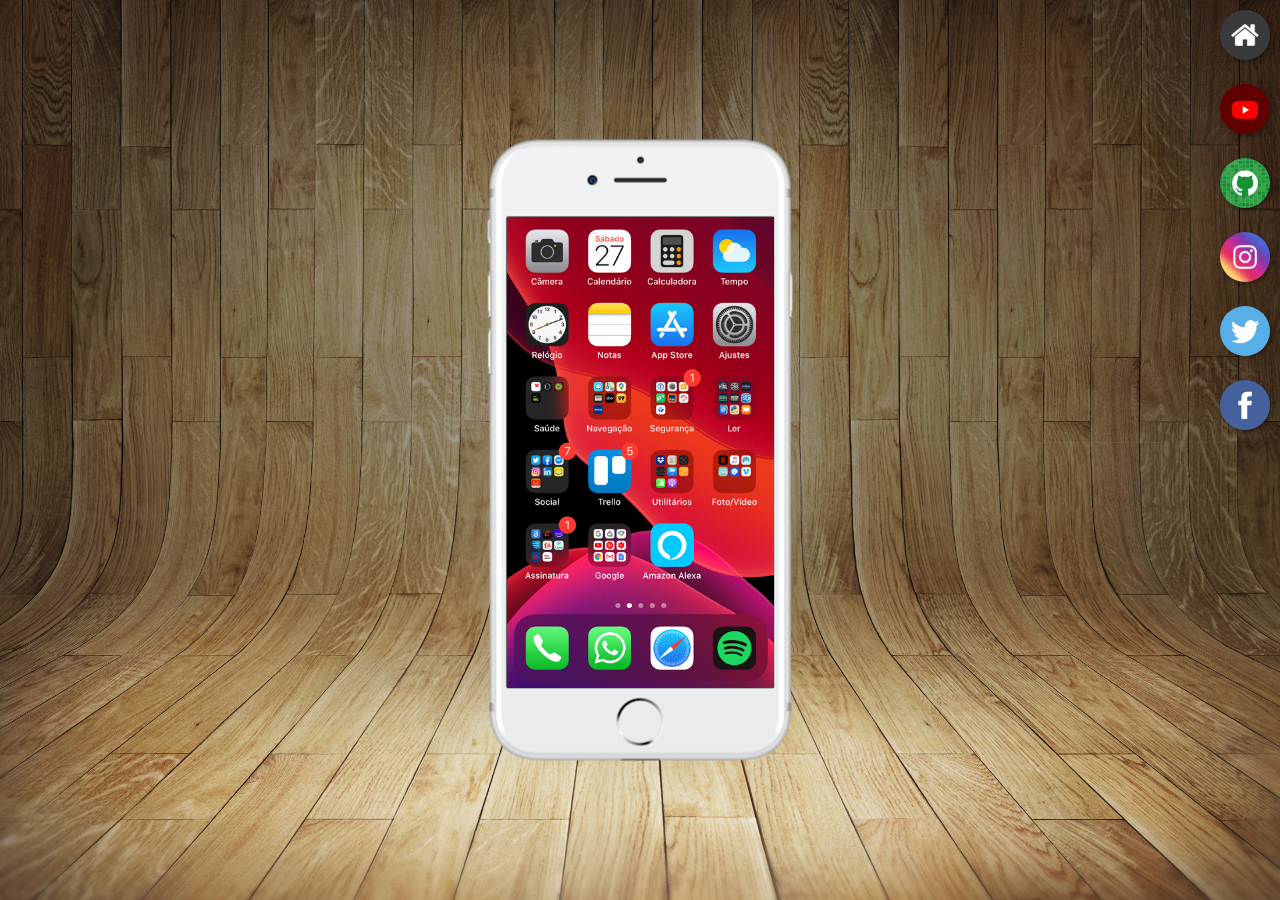
<file: index.html>
<!DOCTYPE html>
<html lang="pt-br">
<head>
    <meta charset="UTF-8">
    <meta http-equiv="X-UA-Compatible" content="IE=edge">
    <meta name="viewport" content="width=device-width, initial-scale=1.0">
    <link rel="shortcut icon" href="favicon.ico" type="image/x-icon">
    <title>projeto Redes sociais</title>
    <link rel="stylesheet" href="estilos/style.css">

</head>
<body>
    <main>
        <section id="tel">
    <iframe src="home.html" name="tela" id="tela" frameborder="0">
        seu navegador não ê conpativel com isso
    </iframe>
        </section>
        <section id="redes-s">
<a href="home.html" target="tela"><img src="imagens/logo-home.jpg" alt=""></a><br>
<a href="youtube.html" target="tela"><img src="imagens/logo-youtube.jpg" alt=""></a><br>
<a href="github.html" target="tela"><img src="imagens/logo-github.jpg" alt=""></a><br>
<a href="instragram.html" target="tela"><img src="imagens/logo-instagram.jpg" alt=""></a><br>
<a href="twitter.html" target="tela"><img src="imagens/logo-twitter.jpg" alt=""></a><br>
<a href="facebook.html" target="tela"><img src="imagens/logo-facebook.jpg" alt=""></a>
        </section>
    </main>
    
</body>
</html>
</file>
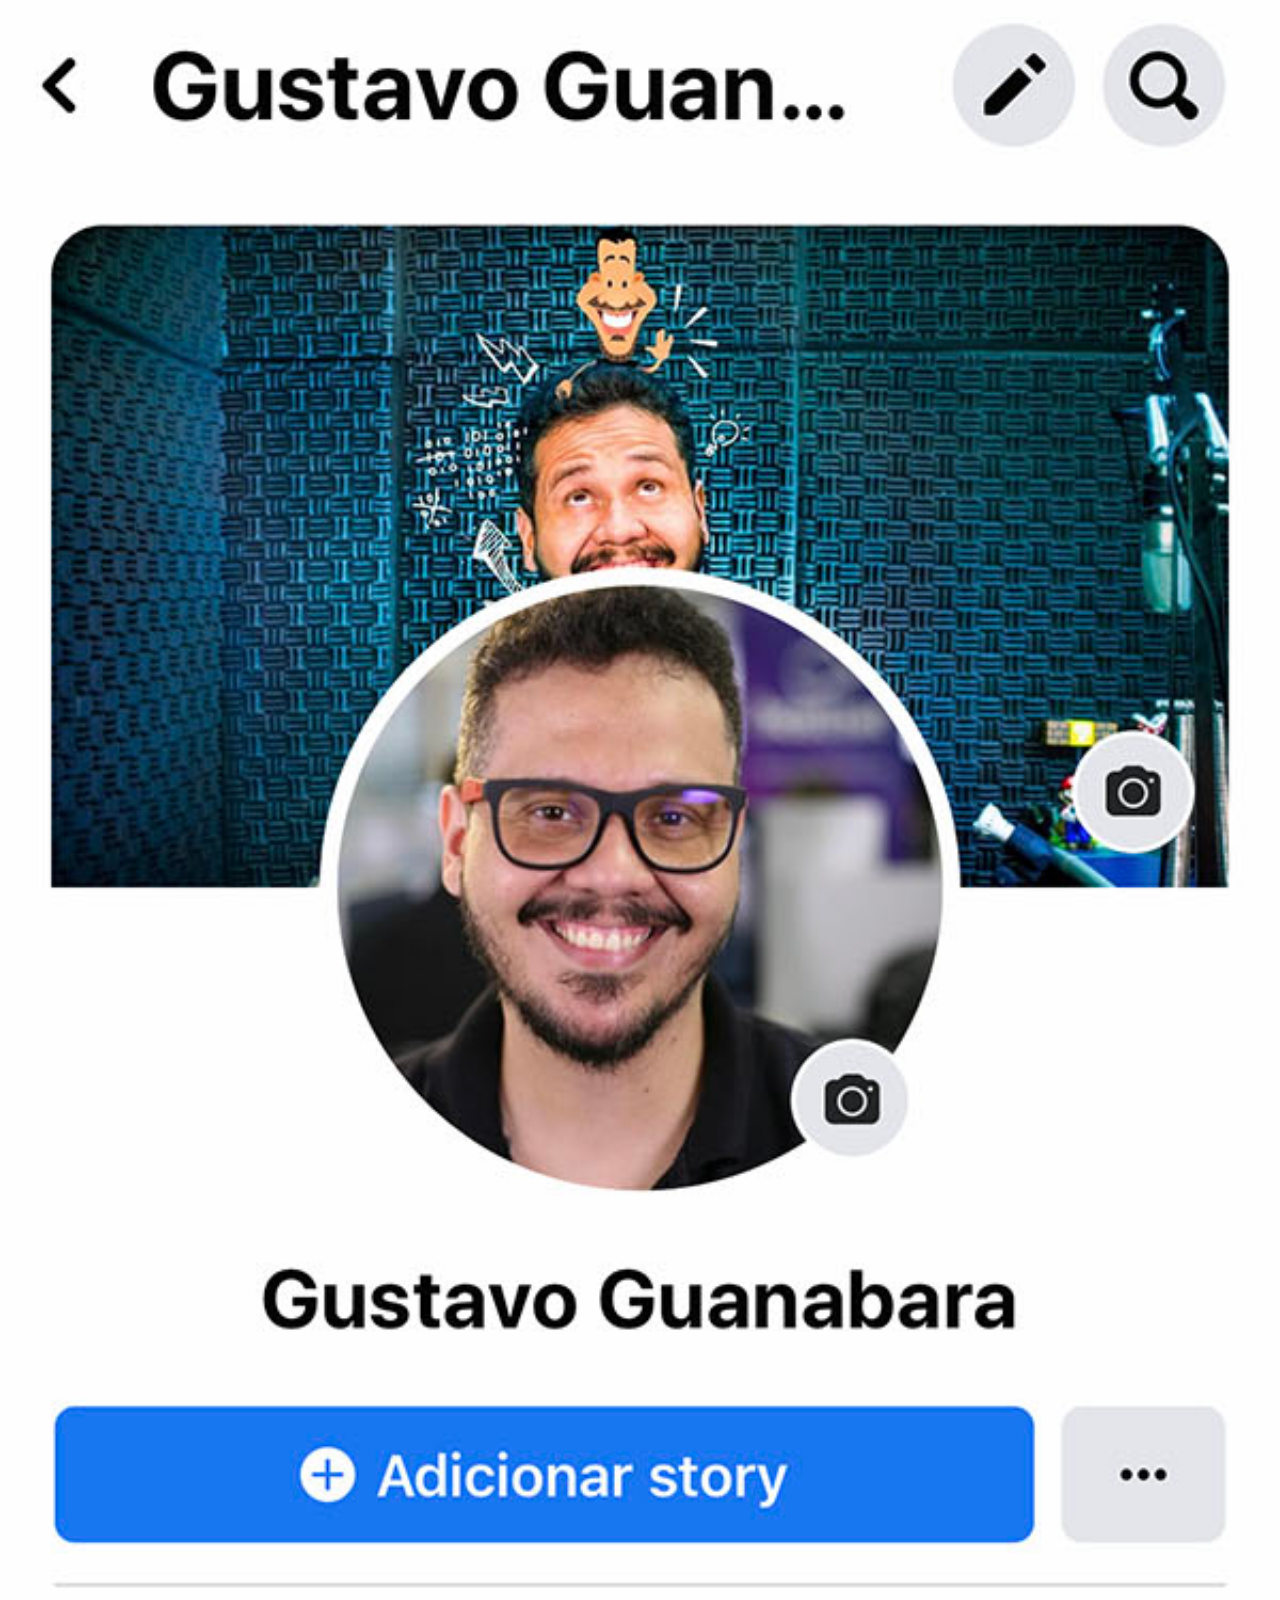
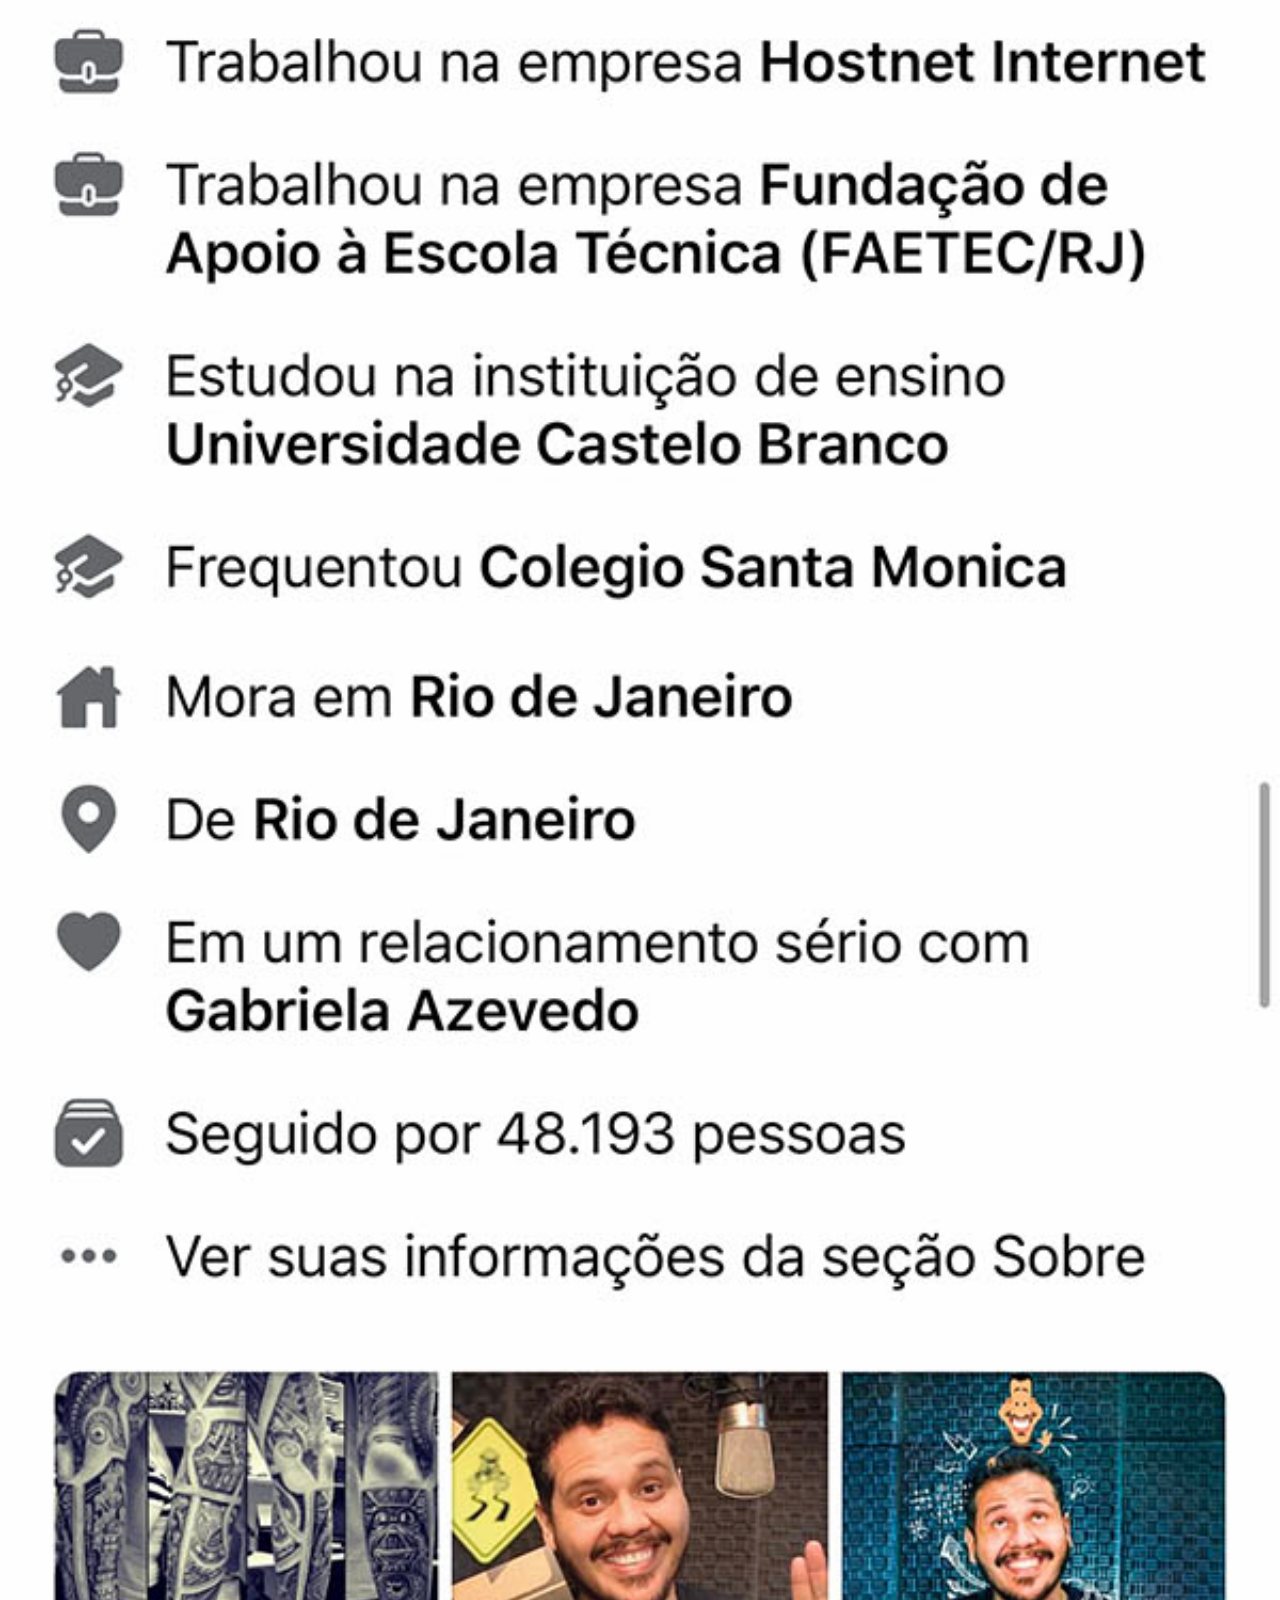
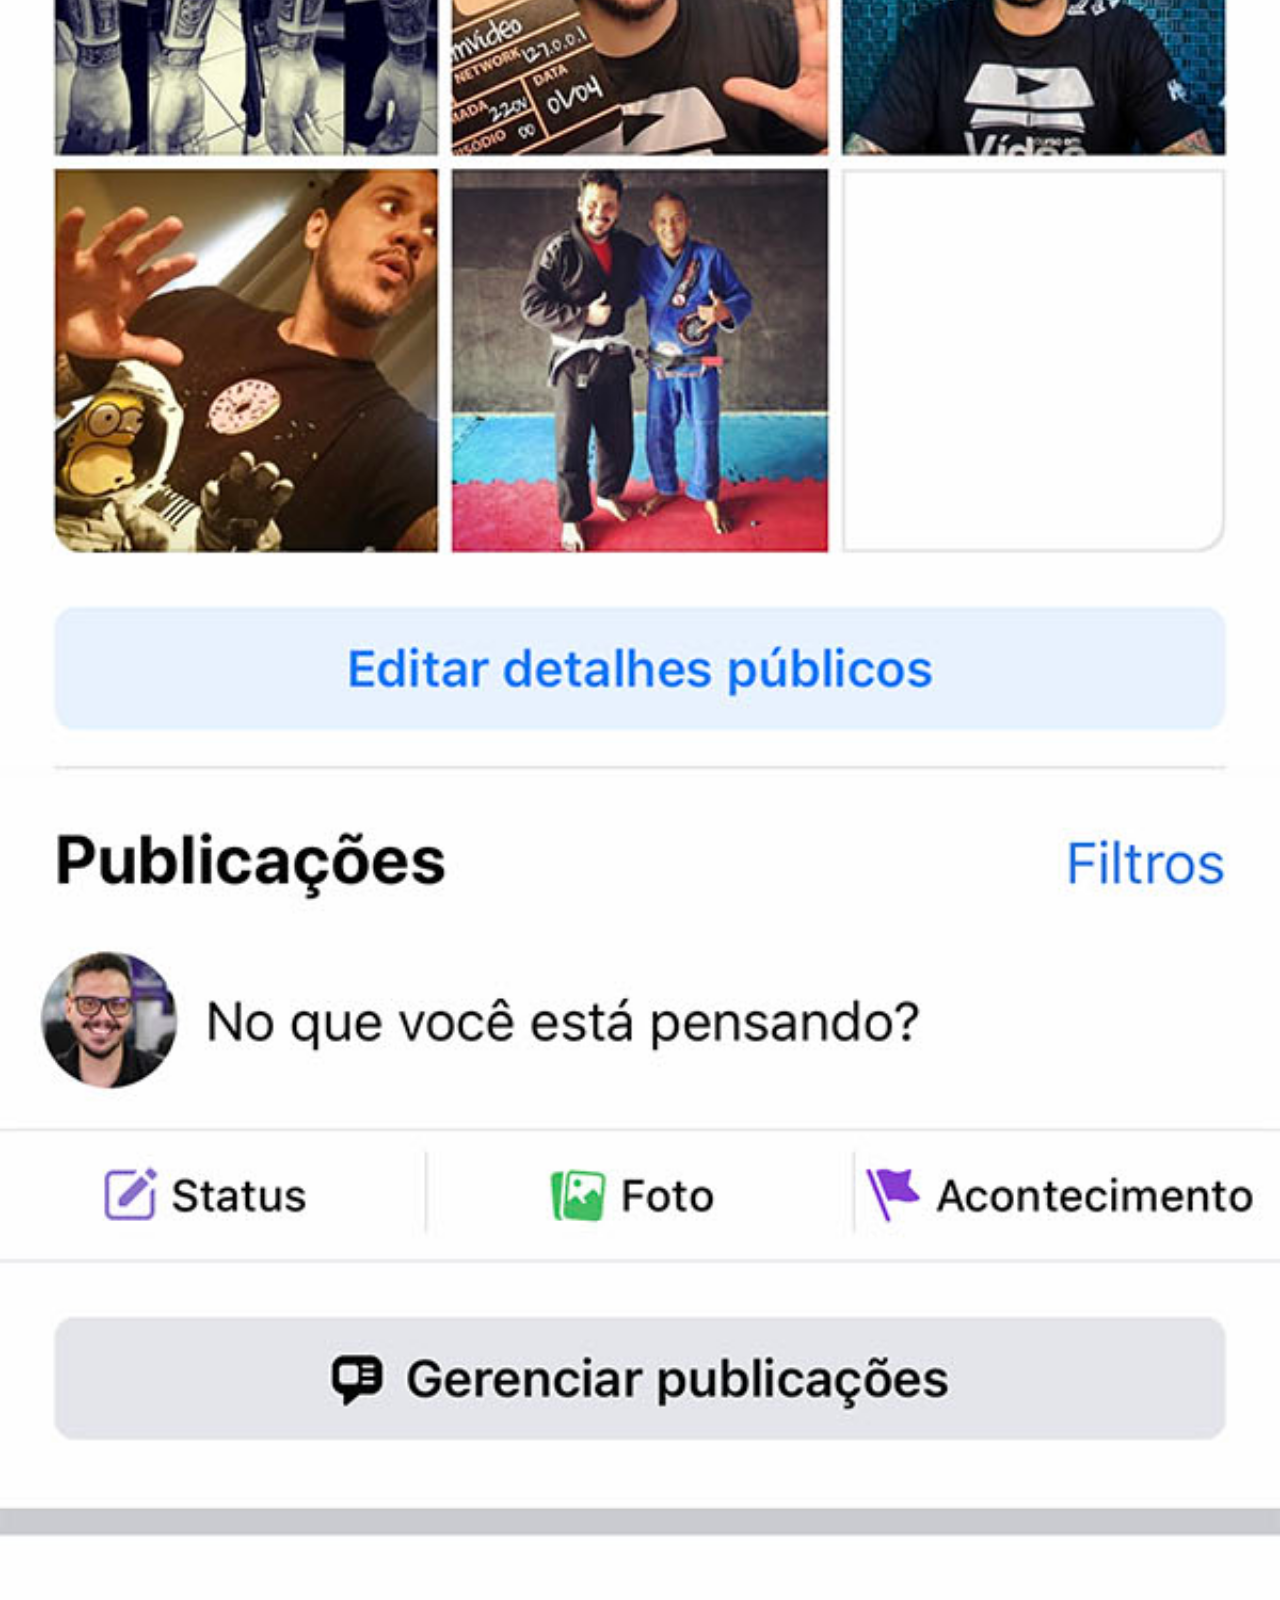
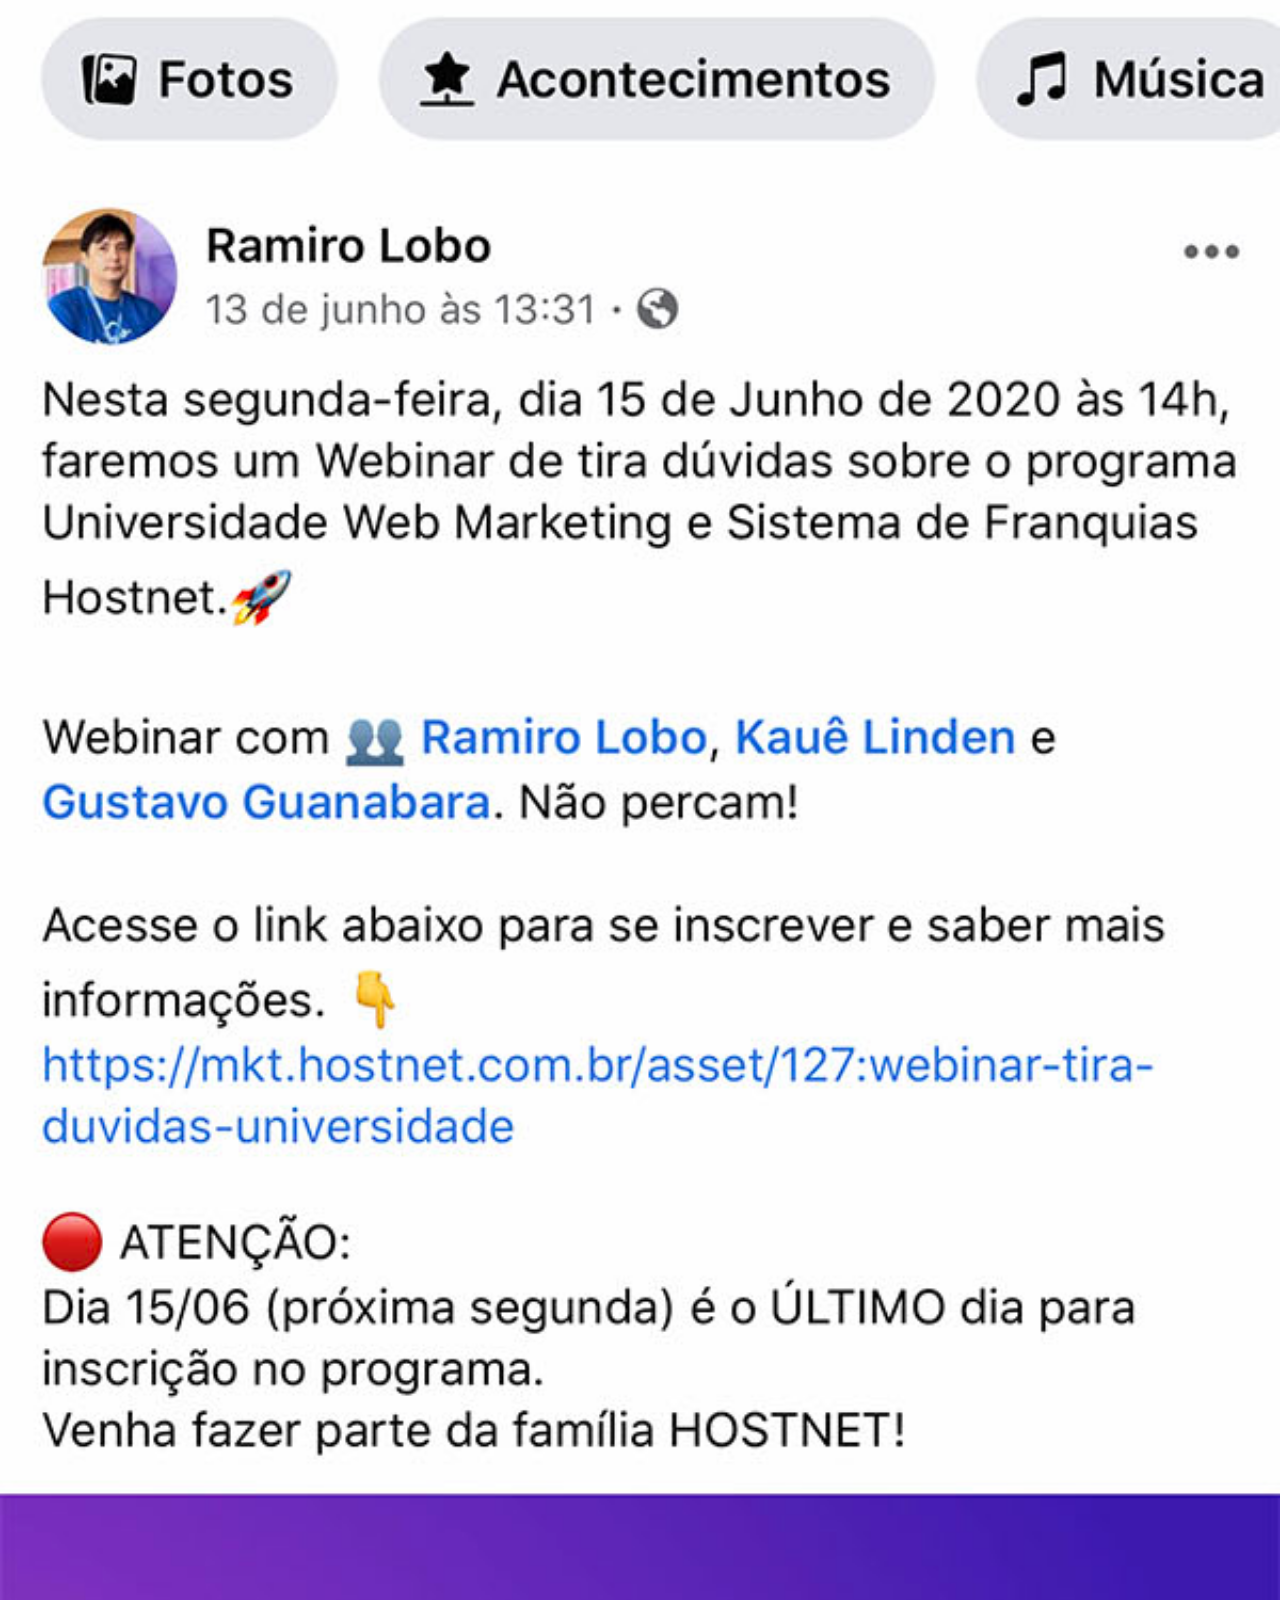
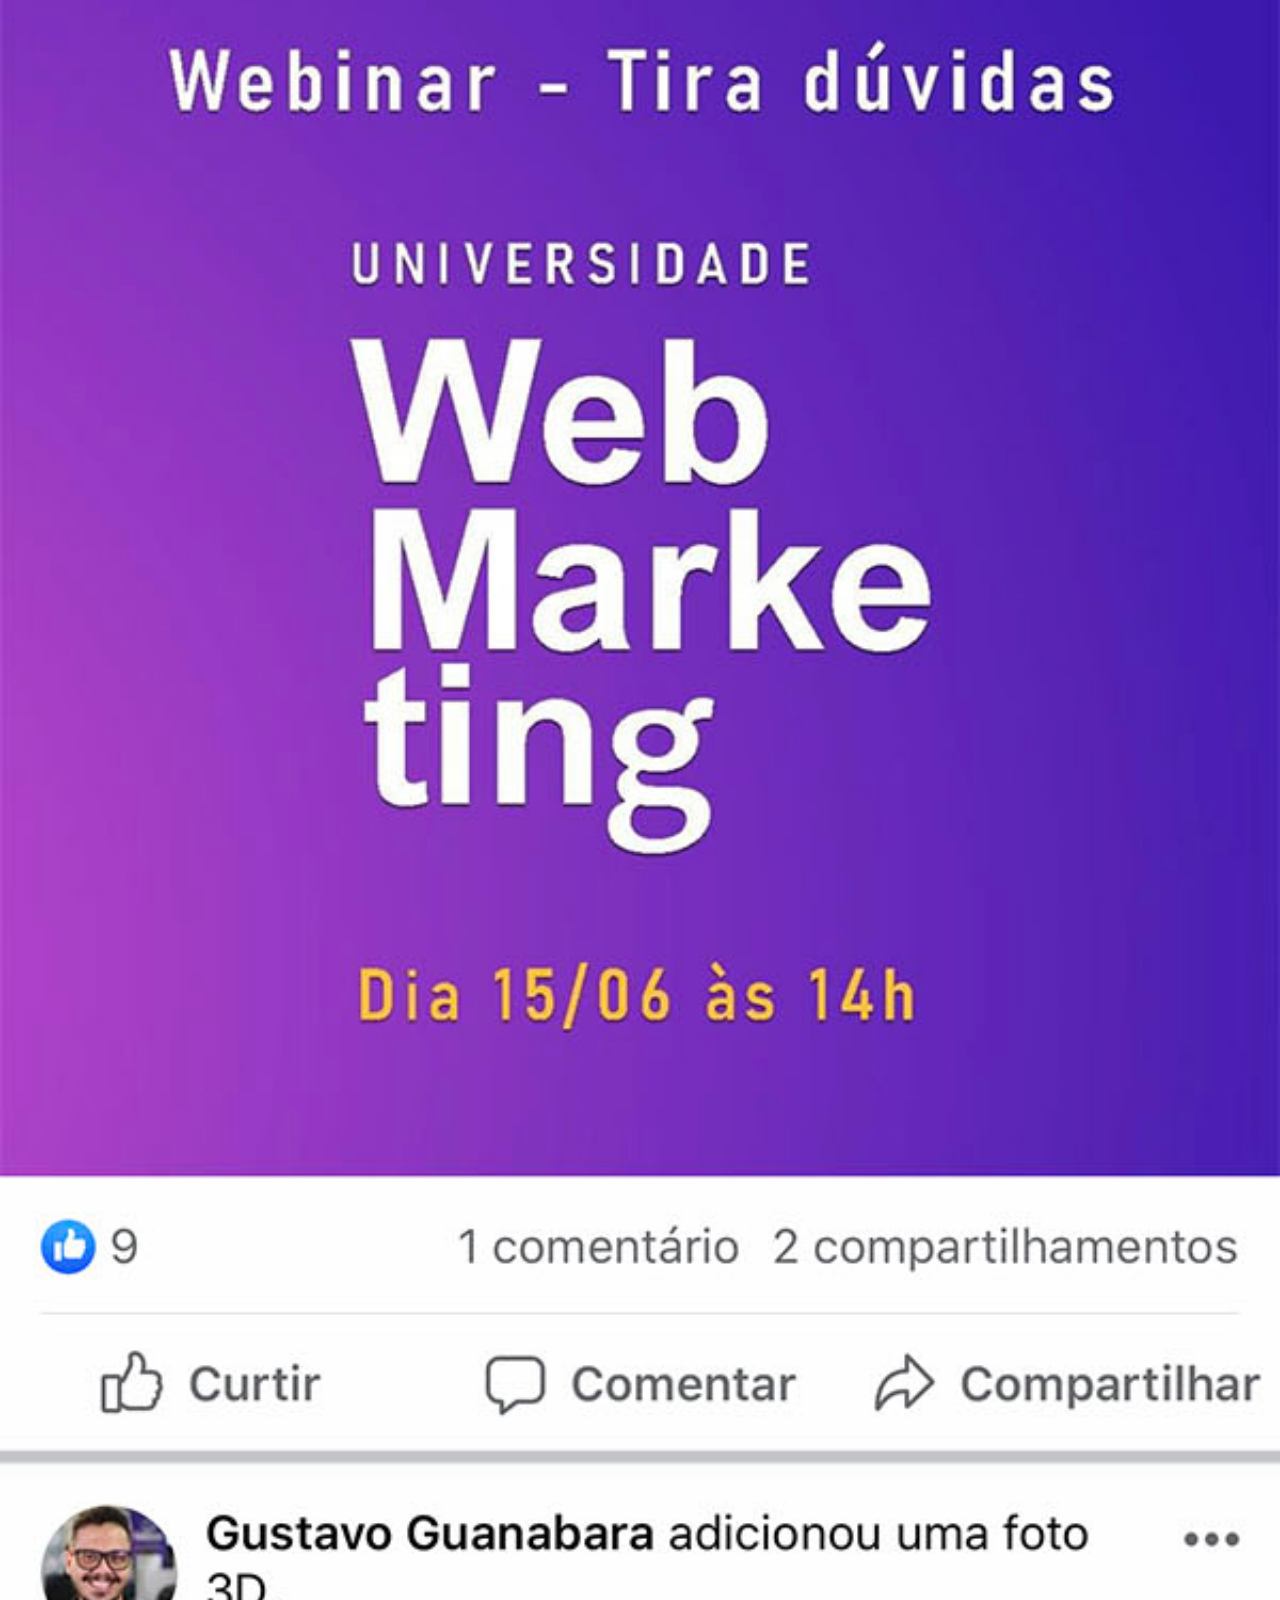
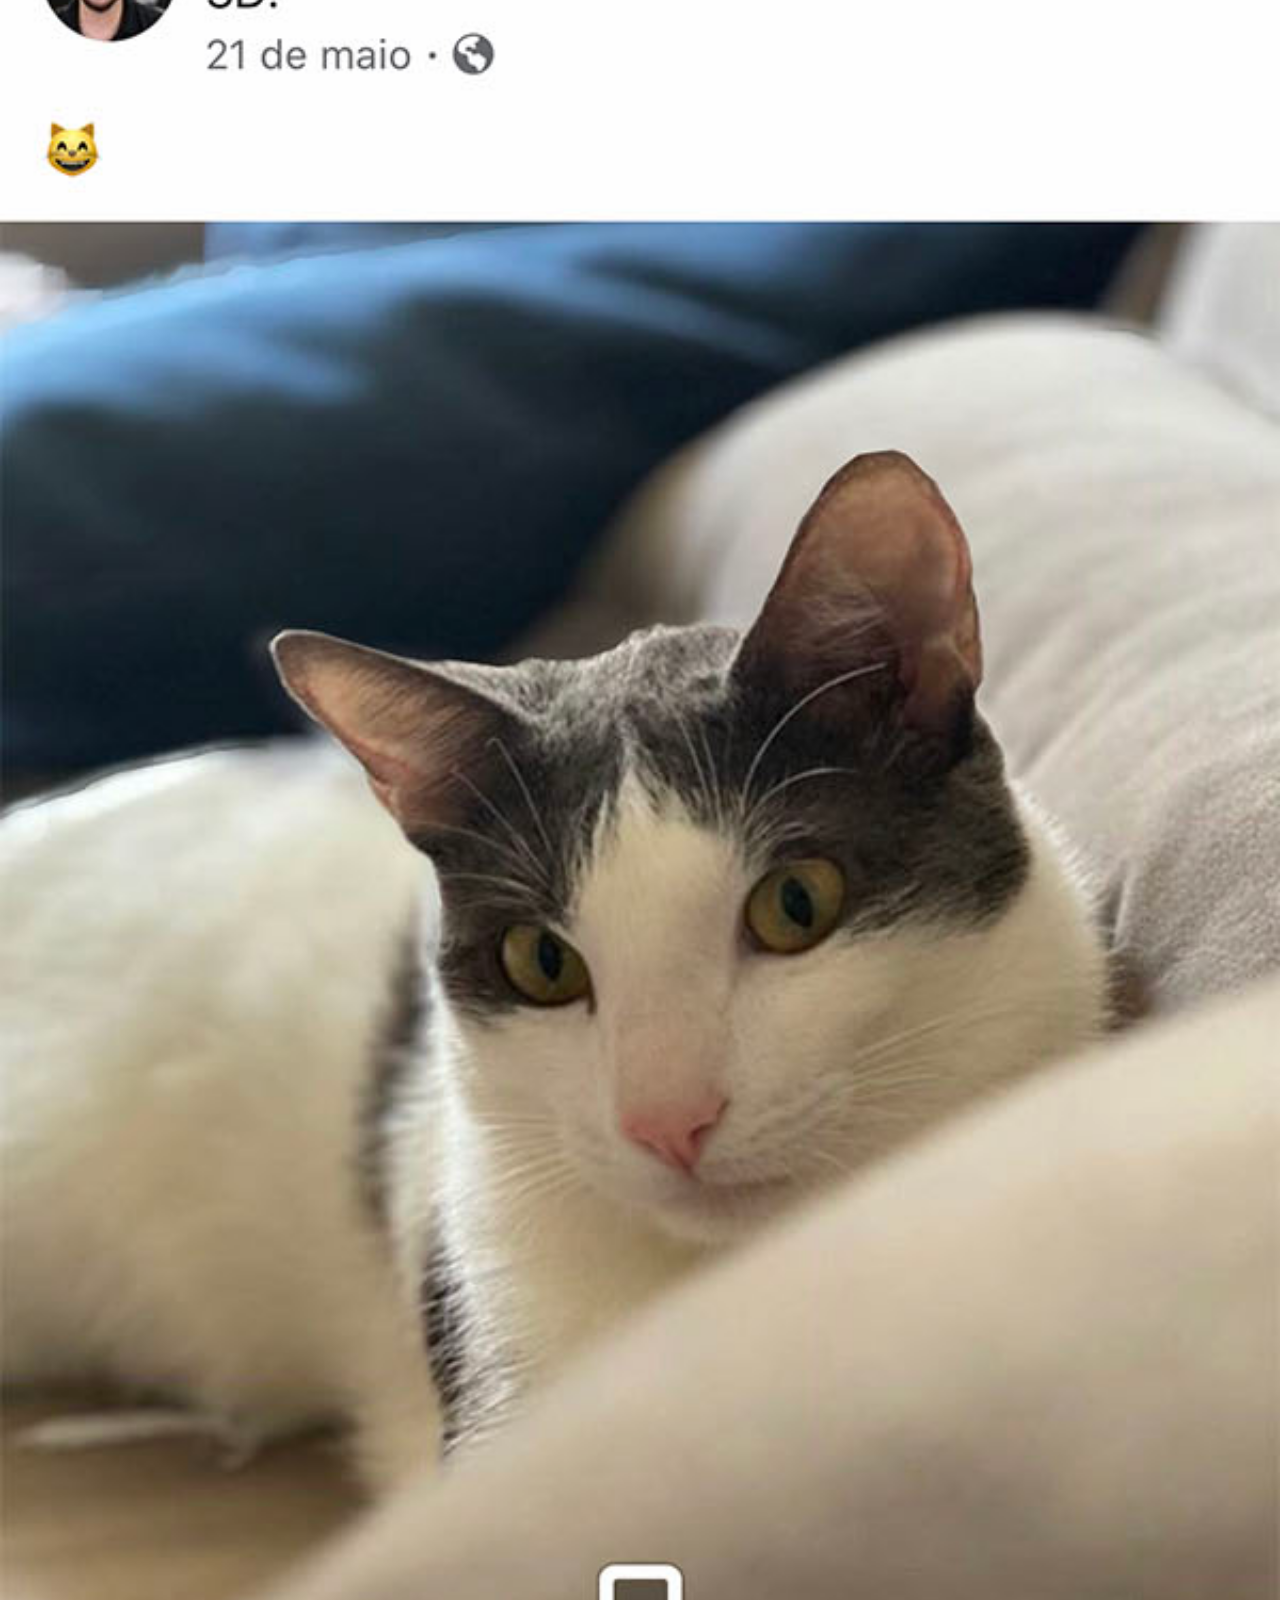
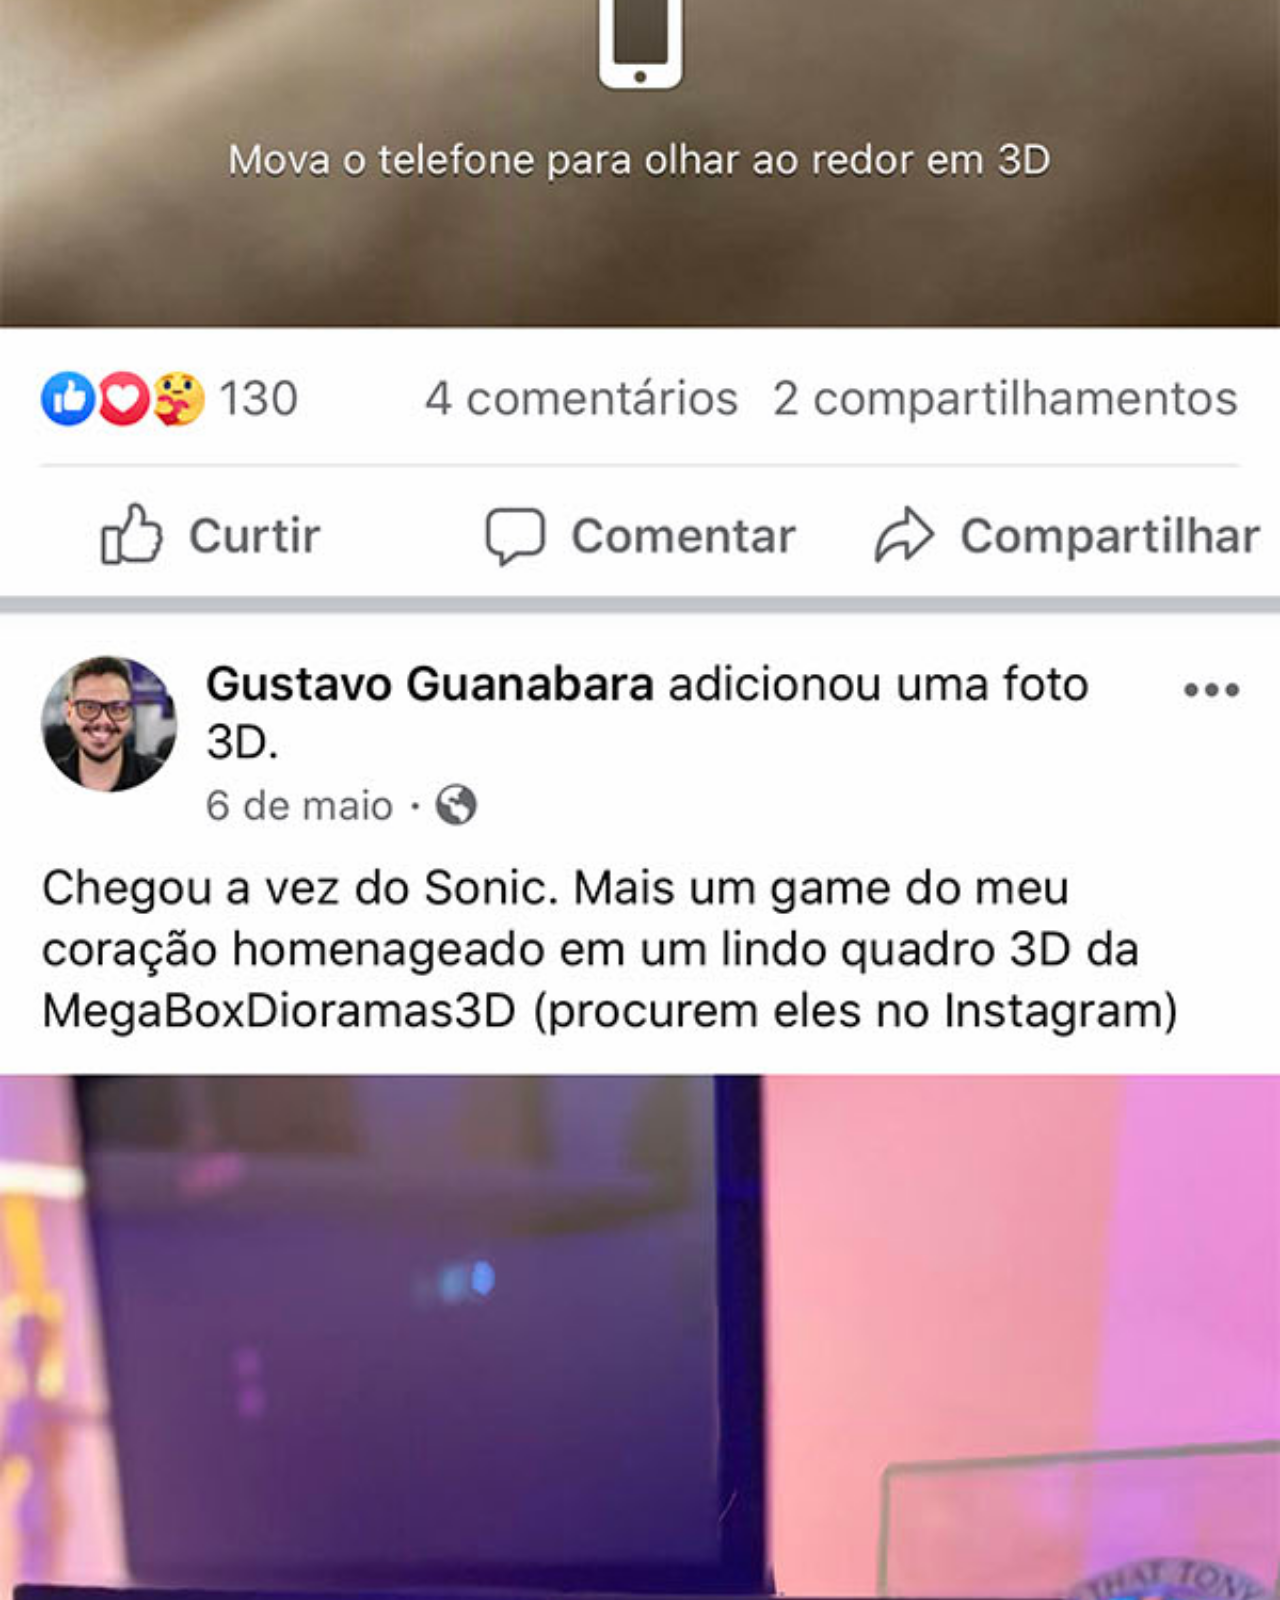
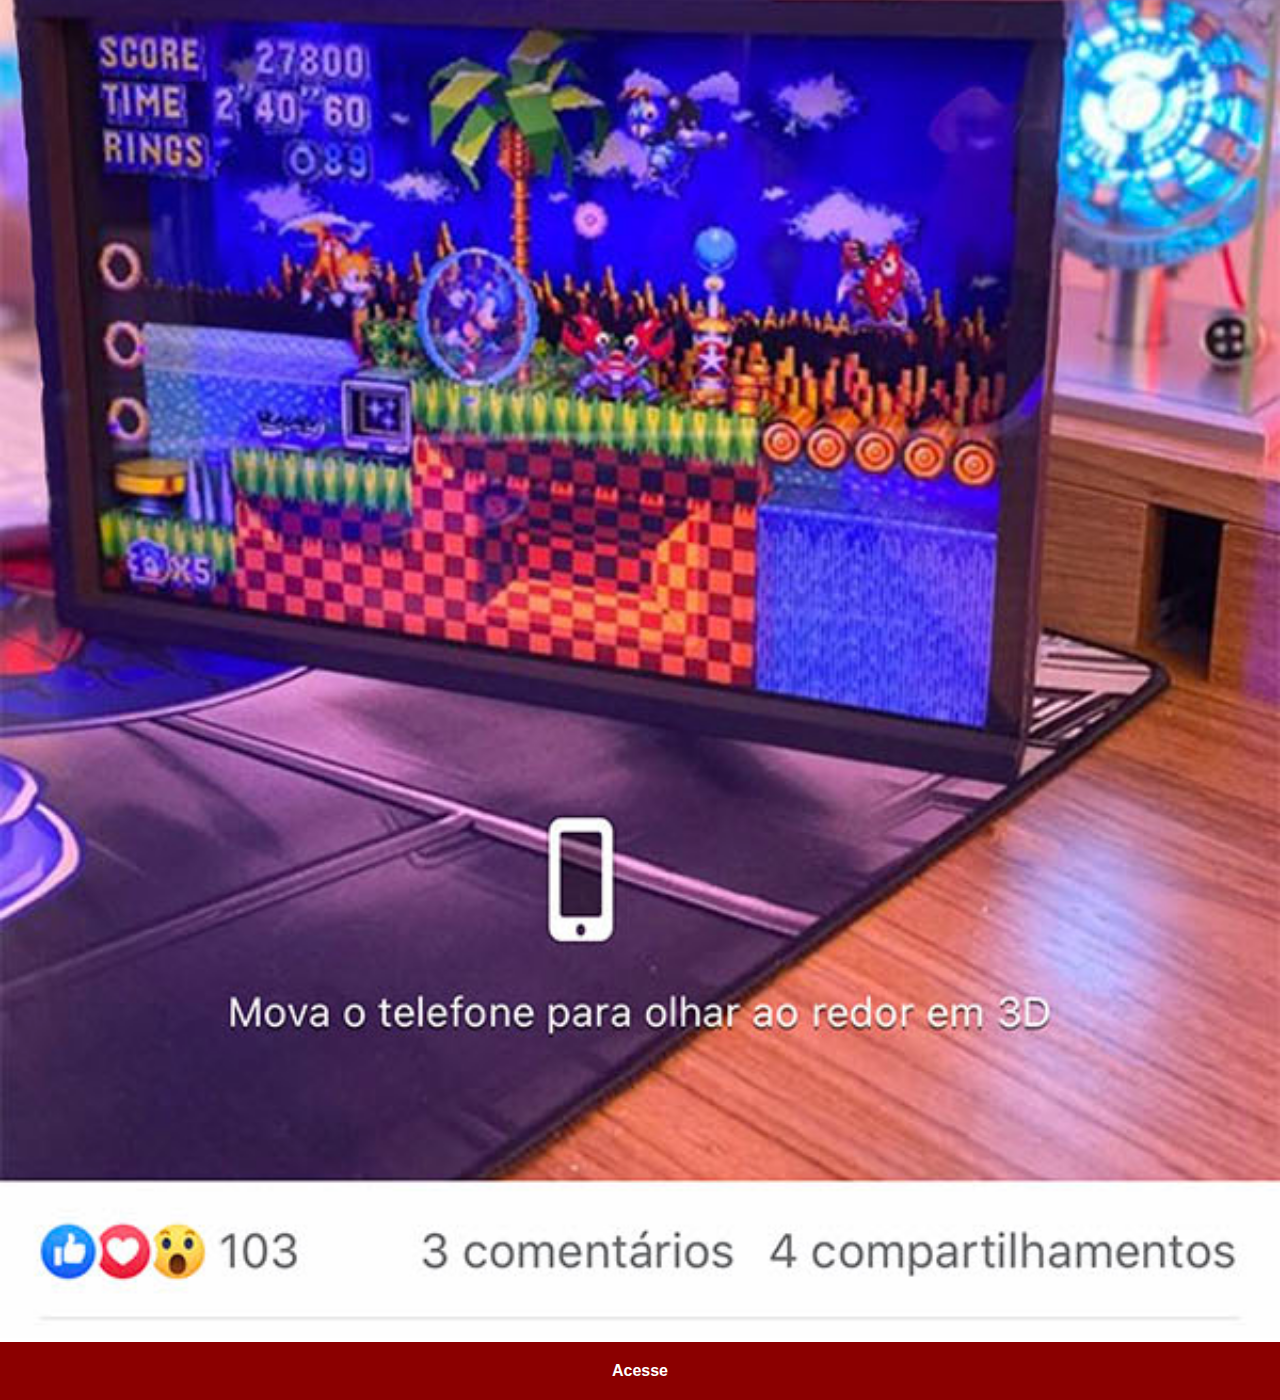
<file: facebook.html>
<!DOCTYPE html>
<html lang="pt-br">
<head>
    <meta charset="UTF-8">
    <meta http-equiv="X-UA-Compatible" content="IE=edge">
    <meta name="viewport" content="width=device-width, initial-scale=1.0">
    <title>facebook</title>
    <style>
        *{
     margin: 0px;
     padding: 0px;
     font-family: Arial, Helvetica, sans-serif;
 }
 ::-webkit-scrollbar{
     width: 0px;
     height: 0px;
 }
 img{
 width: 100vw;
 }
 a{
 display: block;
 background-color: darkred;
 color: white;
 padding: 20px;
 text-align: center;
 font-weight: bolder;
 text-decoration: none;
 }
 a:hover{
     background-color: red;
 }
     </style>
</head>
<body>
    <img src="imagens/tela-facebook.jpg" alt="facebook">
    <a href="https://www.facebook.com/gustavoguanabara/">Acesse</a>
</body>
</html>
</file>
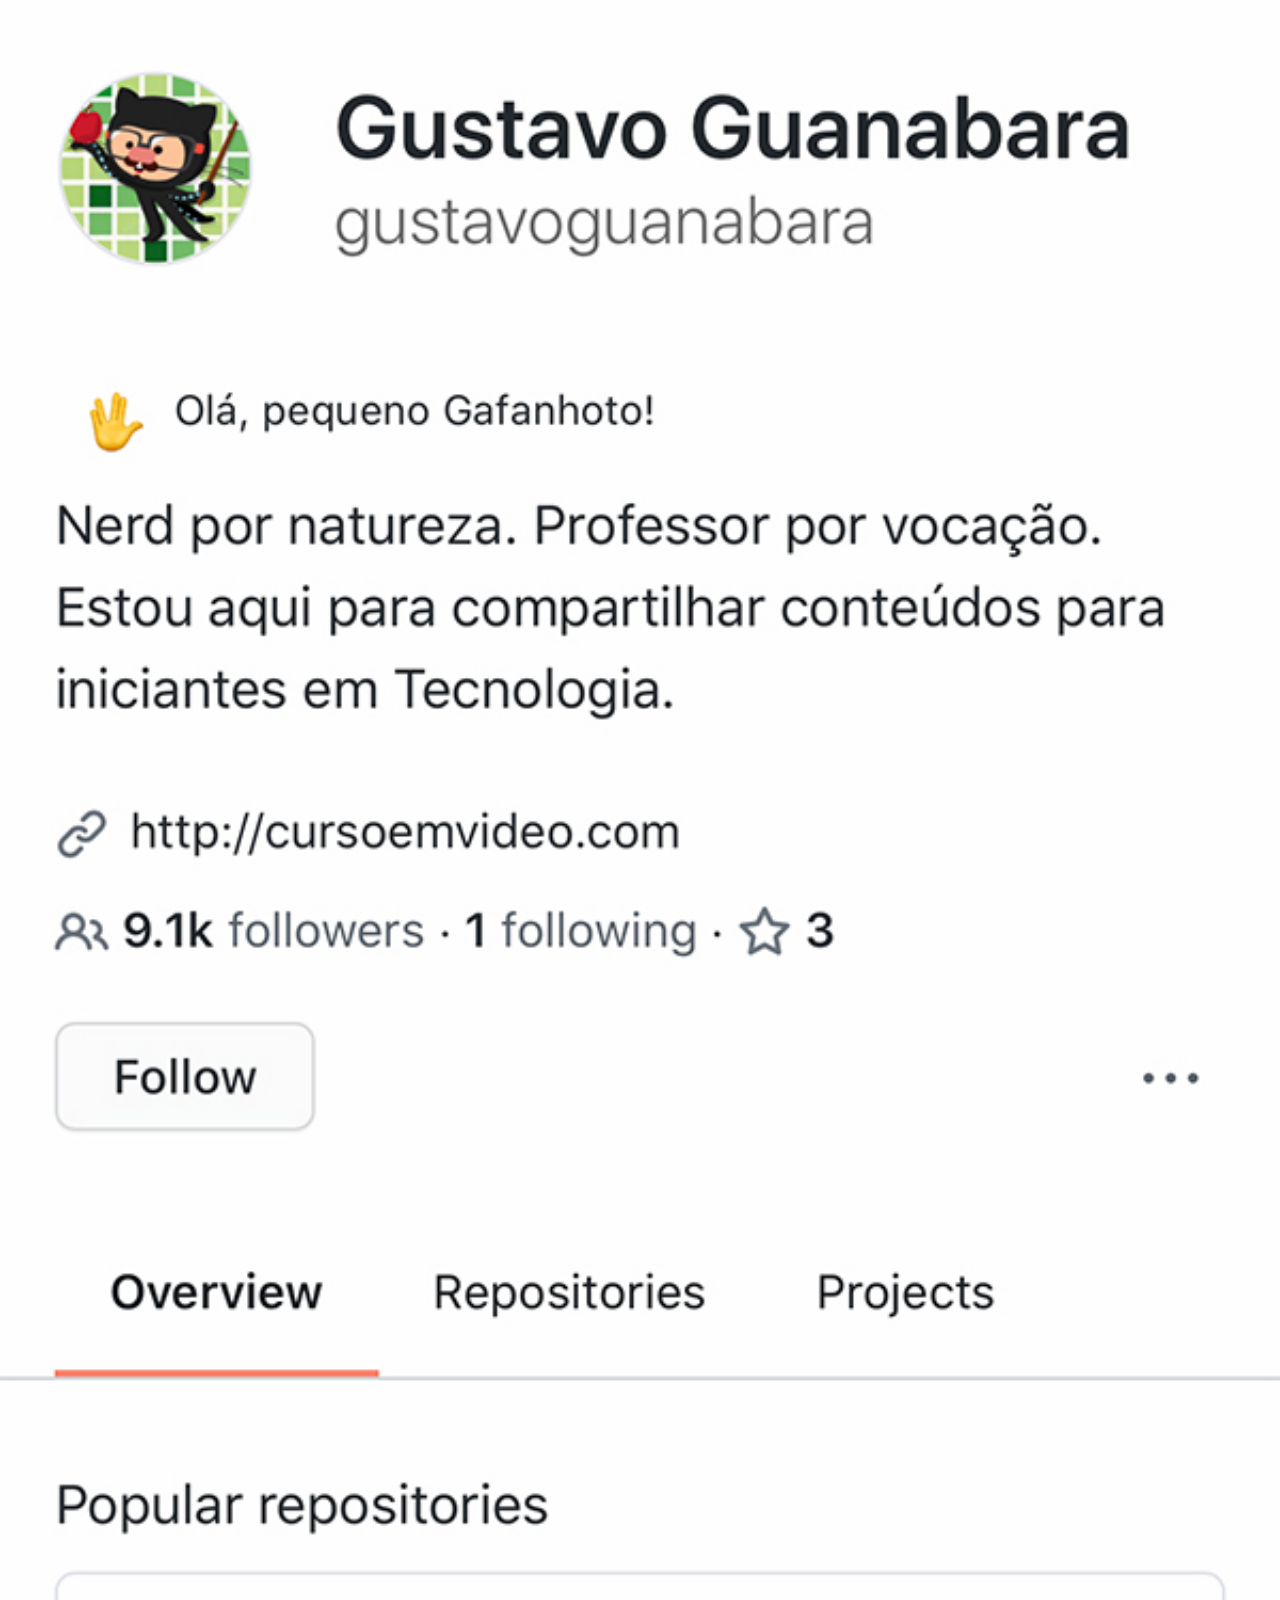
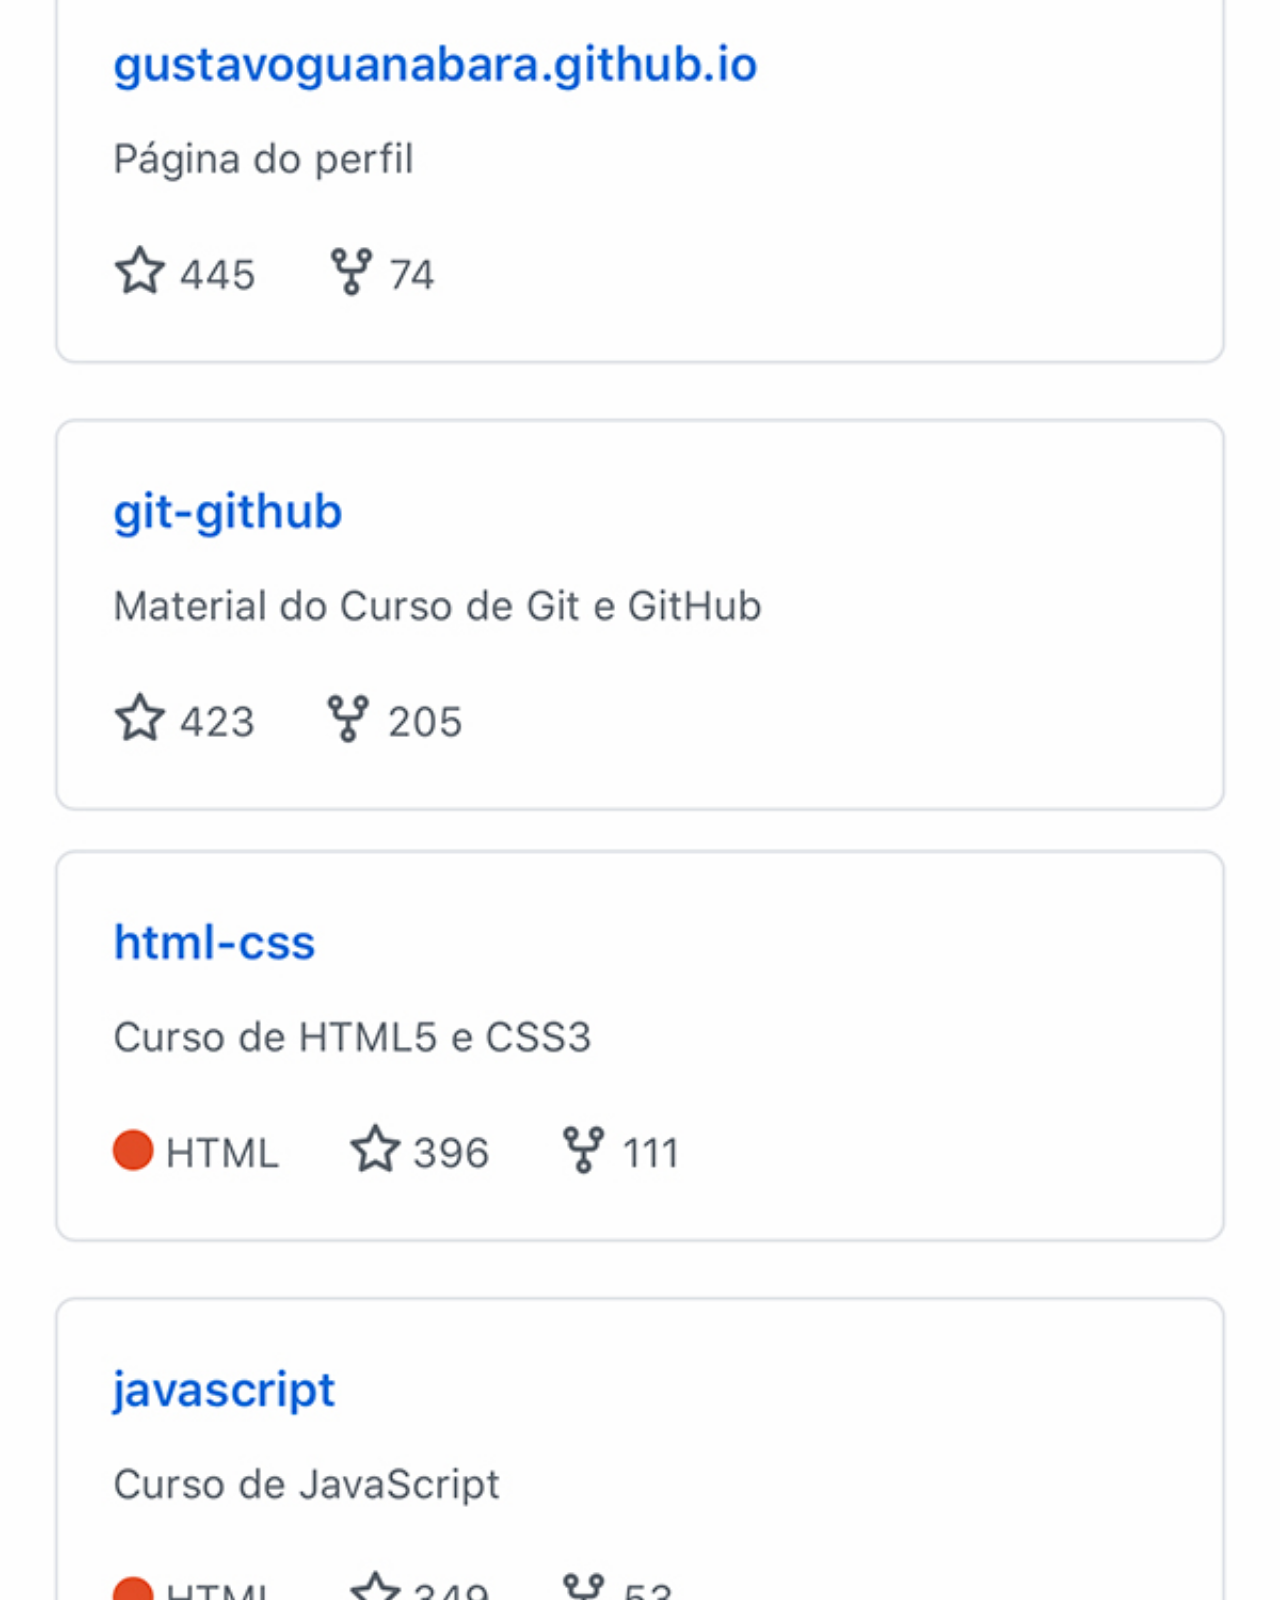
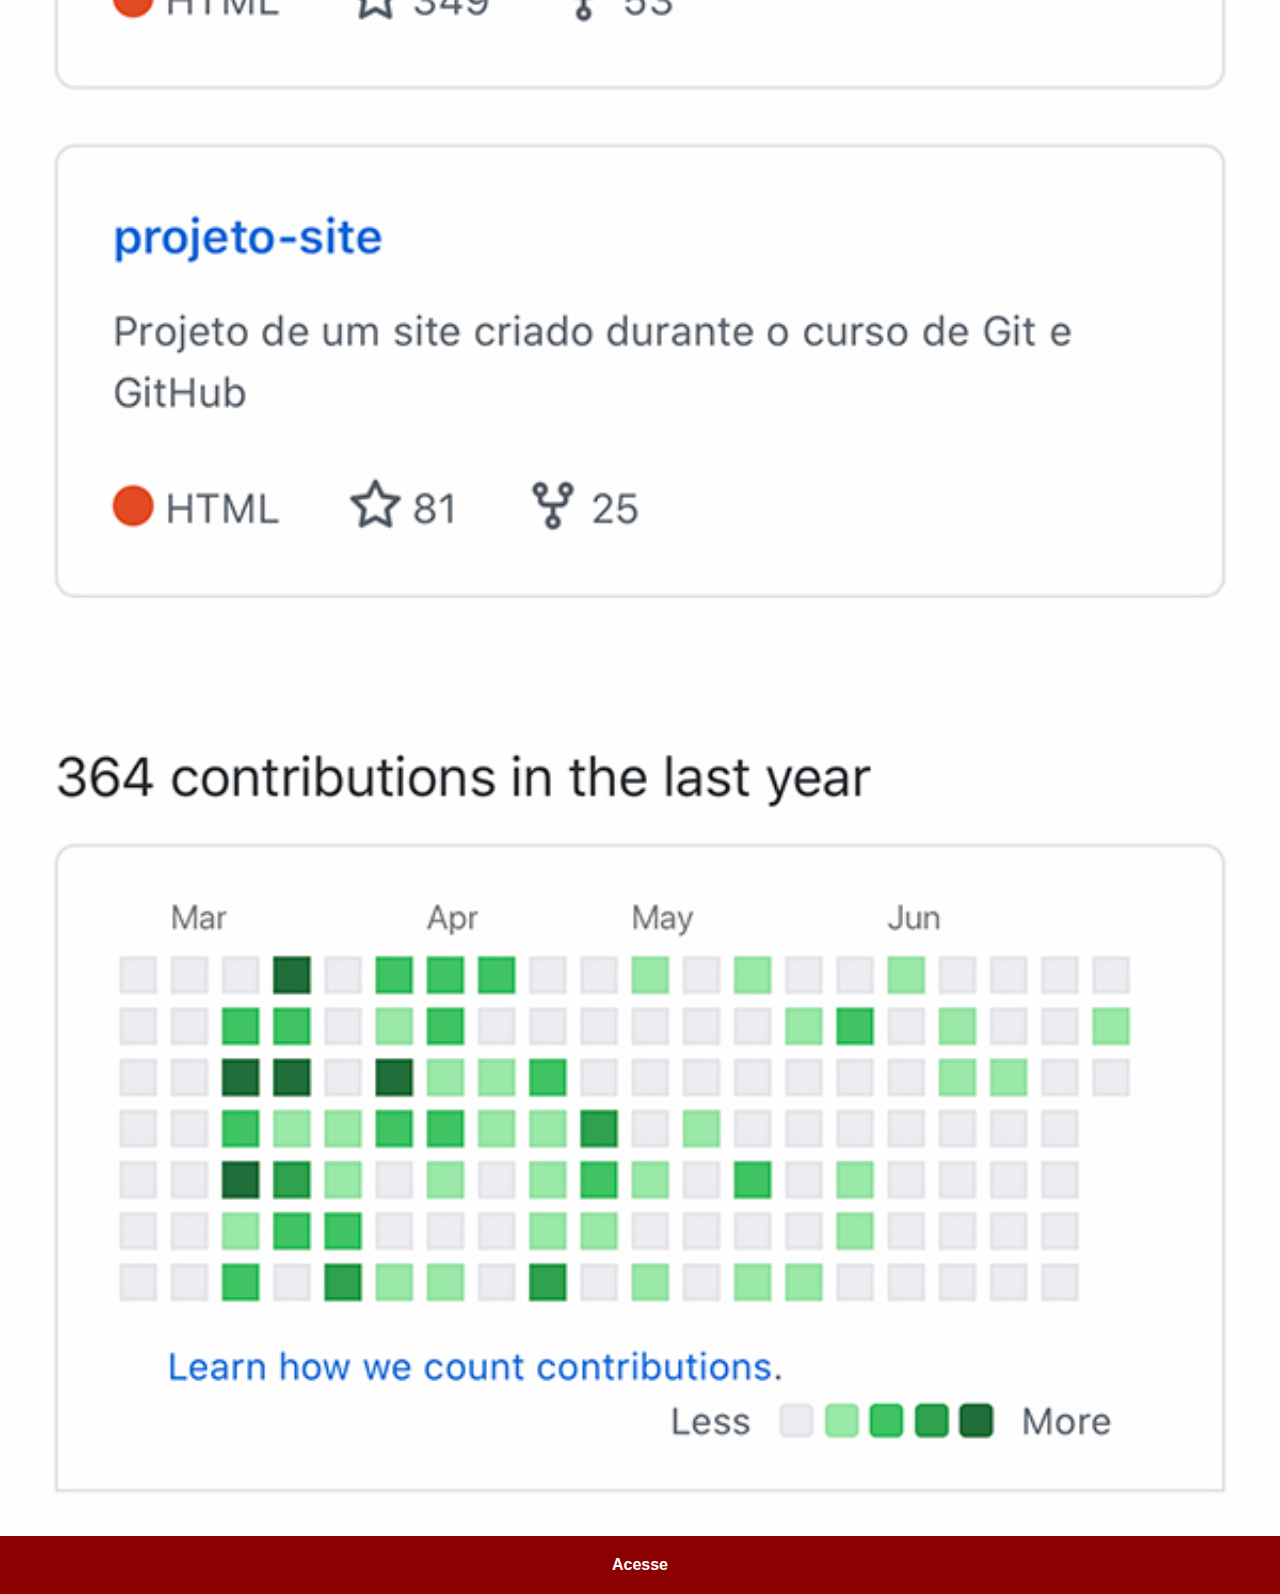
<file: github.html>
<!DOCTYPE html>
<html lang="pt-br">
<head>
    <meta charset="UTF-8">
    <meta http-equiv="X-UA-Compatible" content="IE=edge">
    <meta name="viewport" content="width=device-width, initial-scale=1.0">
    <title>Github</title>
    <link rel="stylesheet" href="estilos/social.css">
</head>
<body>
    <img src="imagens/tela-github.jpg" alt="Github">
    <a href="https://github.com/gustavoguanabara" target="_blank">Acesse</a>
</body>
</html>
</file>
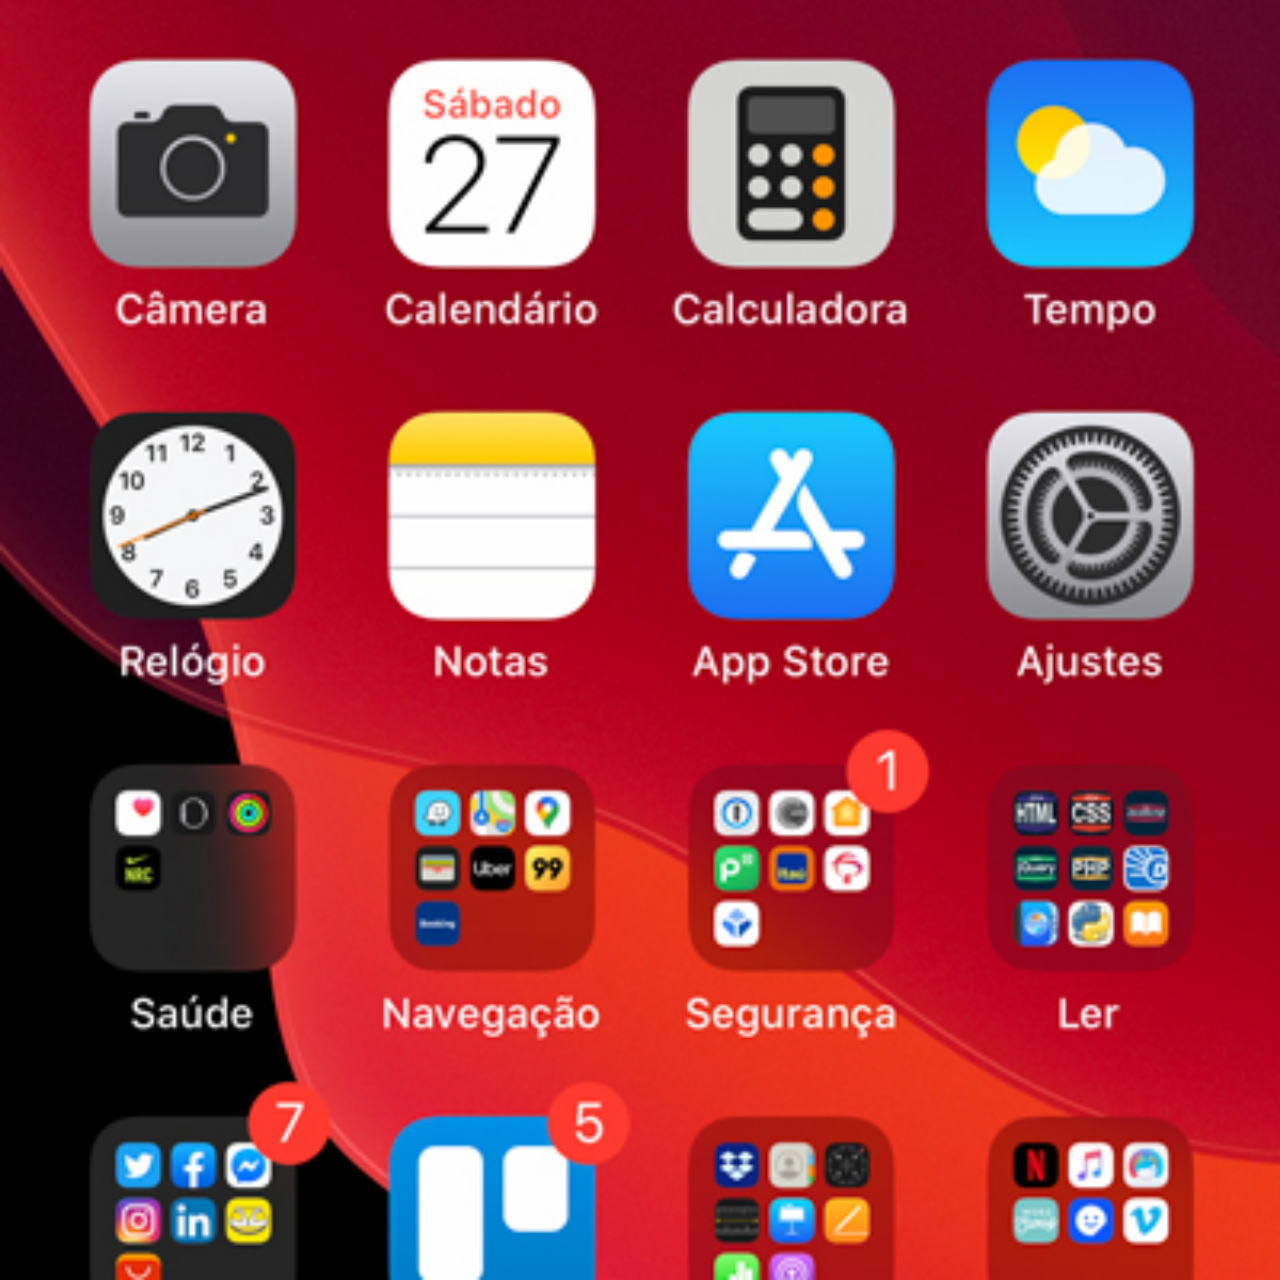
<file: home.html>
<!DOCTYPE html>
<html lang="pt-br">
<head>
    <meta charset="UTF-8">
    <meta http-equiv="X-UA-Compatible" content="IE=edge">
    <meta name="viewport" content="width=device-width, initial-scale=1.0">
    <title>Home</title>
    <style>
      
        *{
            margin: 0px;
            padding: 0px;
        }
        ::-webkit-scrollbar{
            width: 0px;
            height: 0px;
        }
        body{
            height: 100vw;
            width: 100vh;
          background: black url(imagens/tela-home.jpg);
            background-repeat: no-repeat;
            background-position: top center;
            background-size: cover;
         background-attachment: fixed;
           
        }
    
        
    </style>
</head>
<body>
    
</body>
</html>
</file>
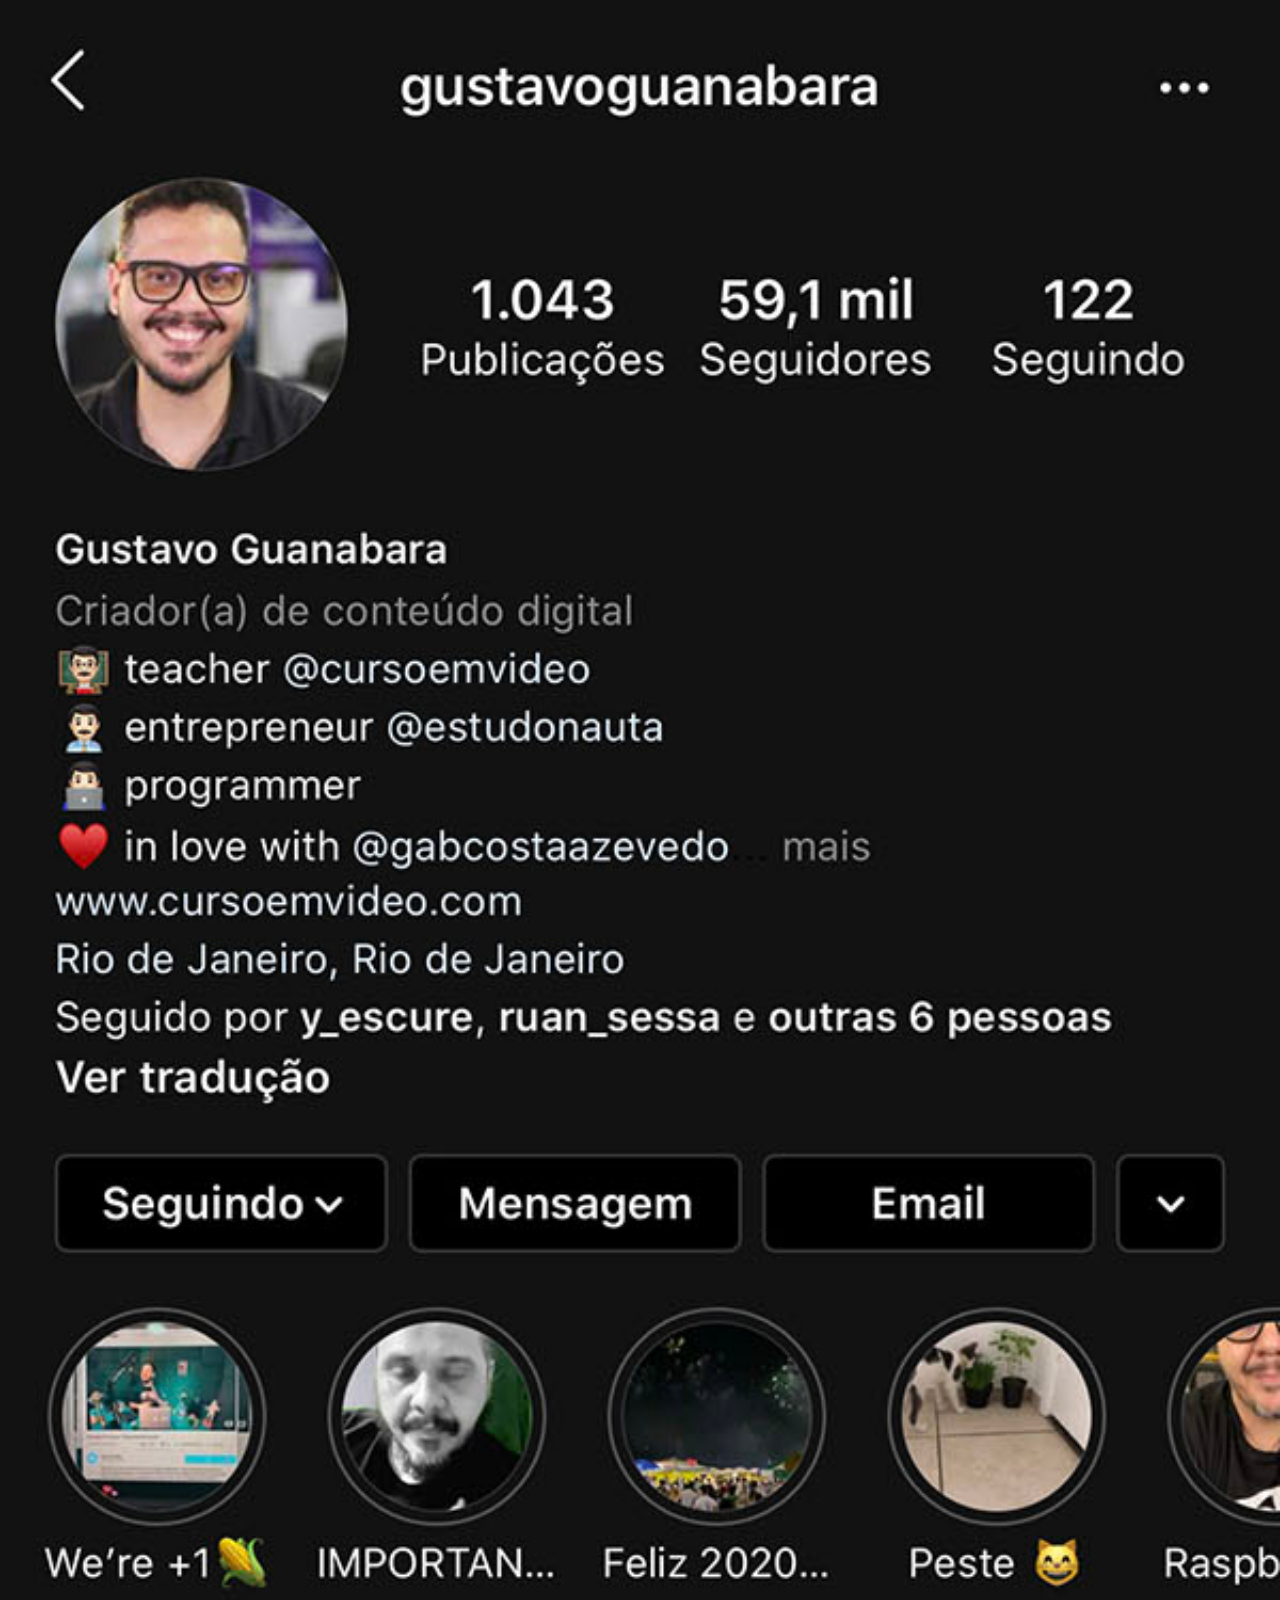
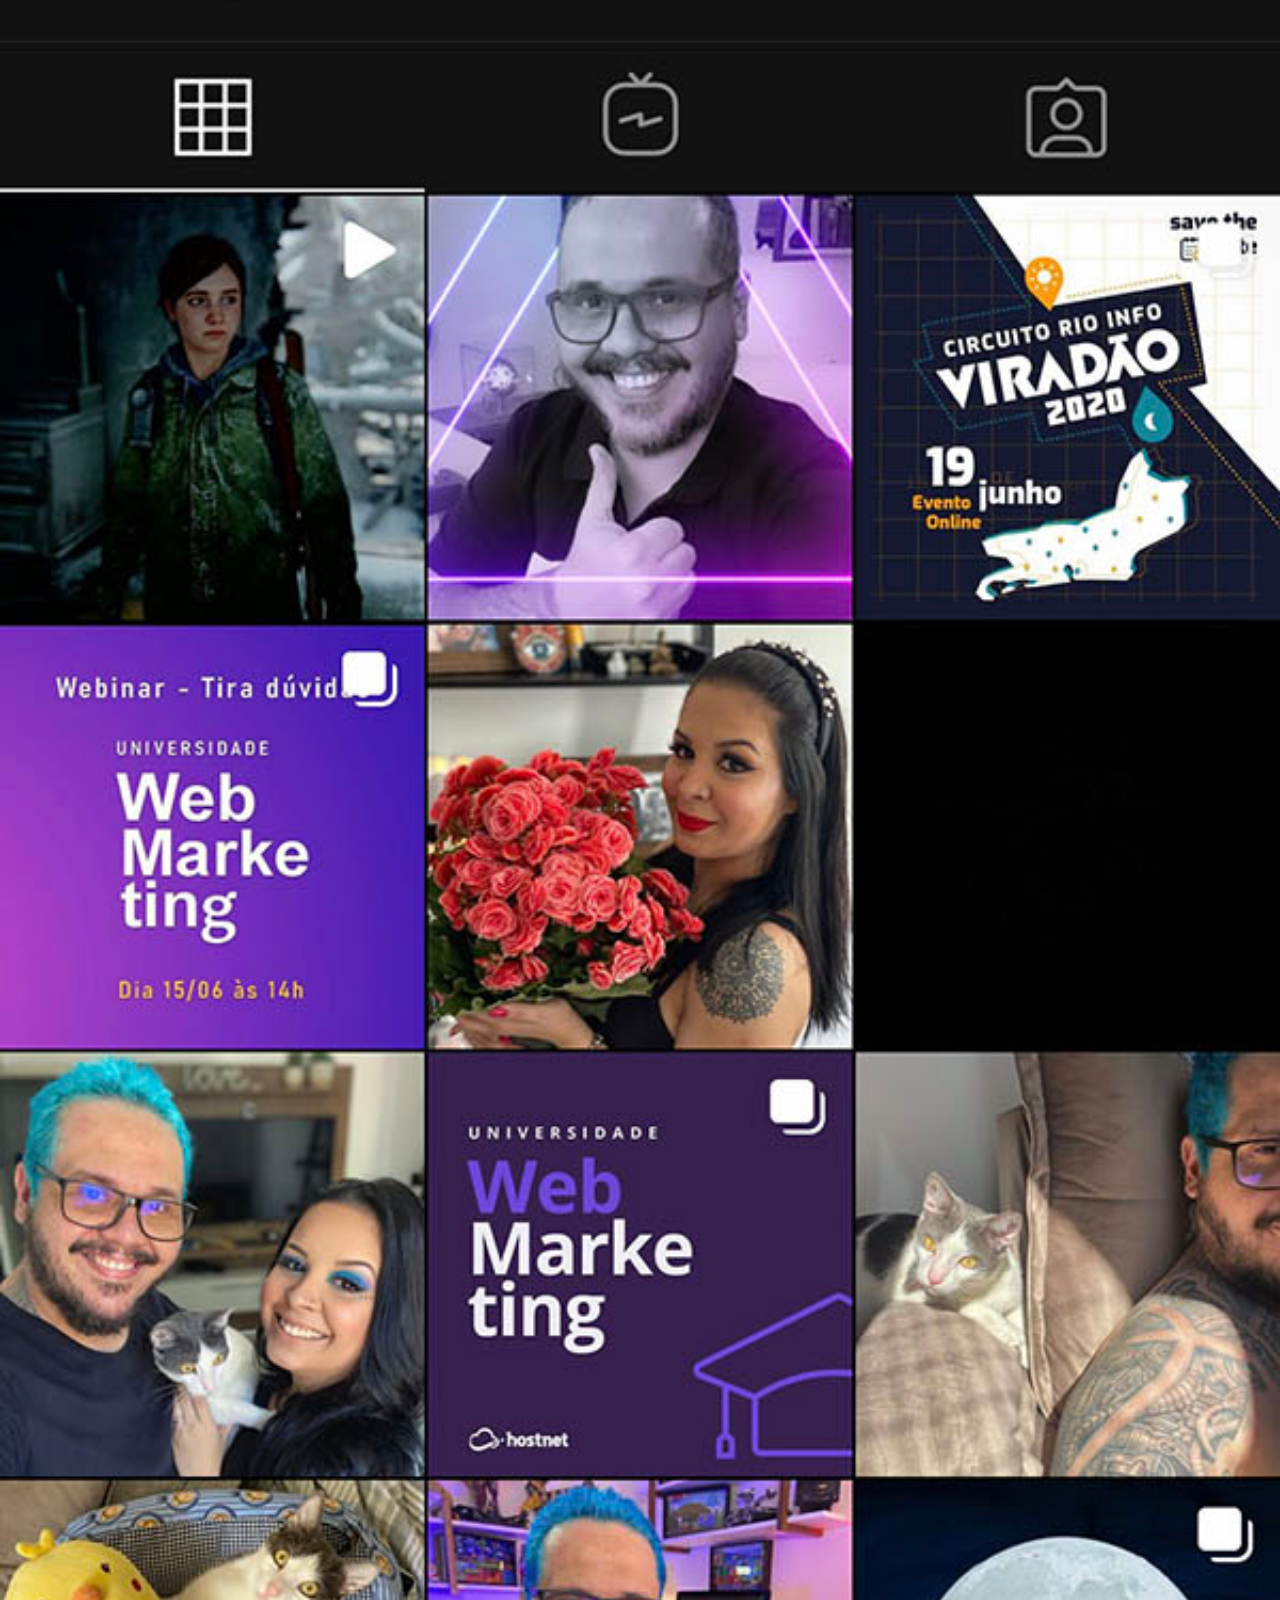
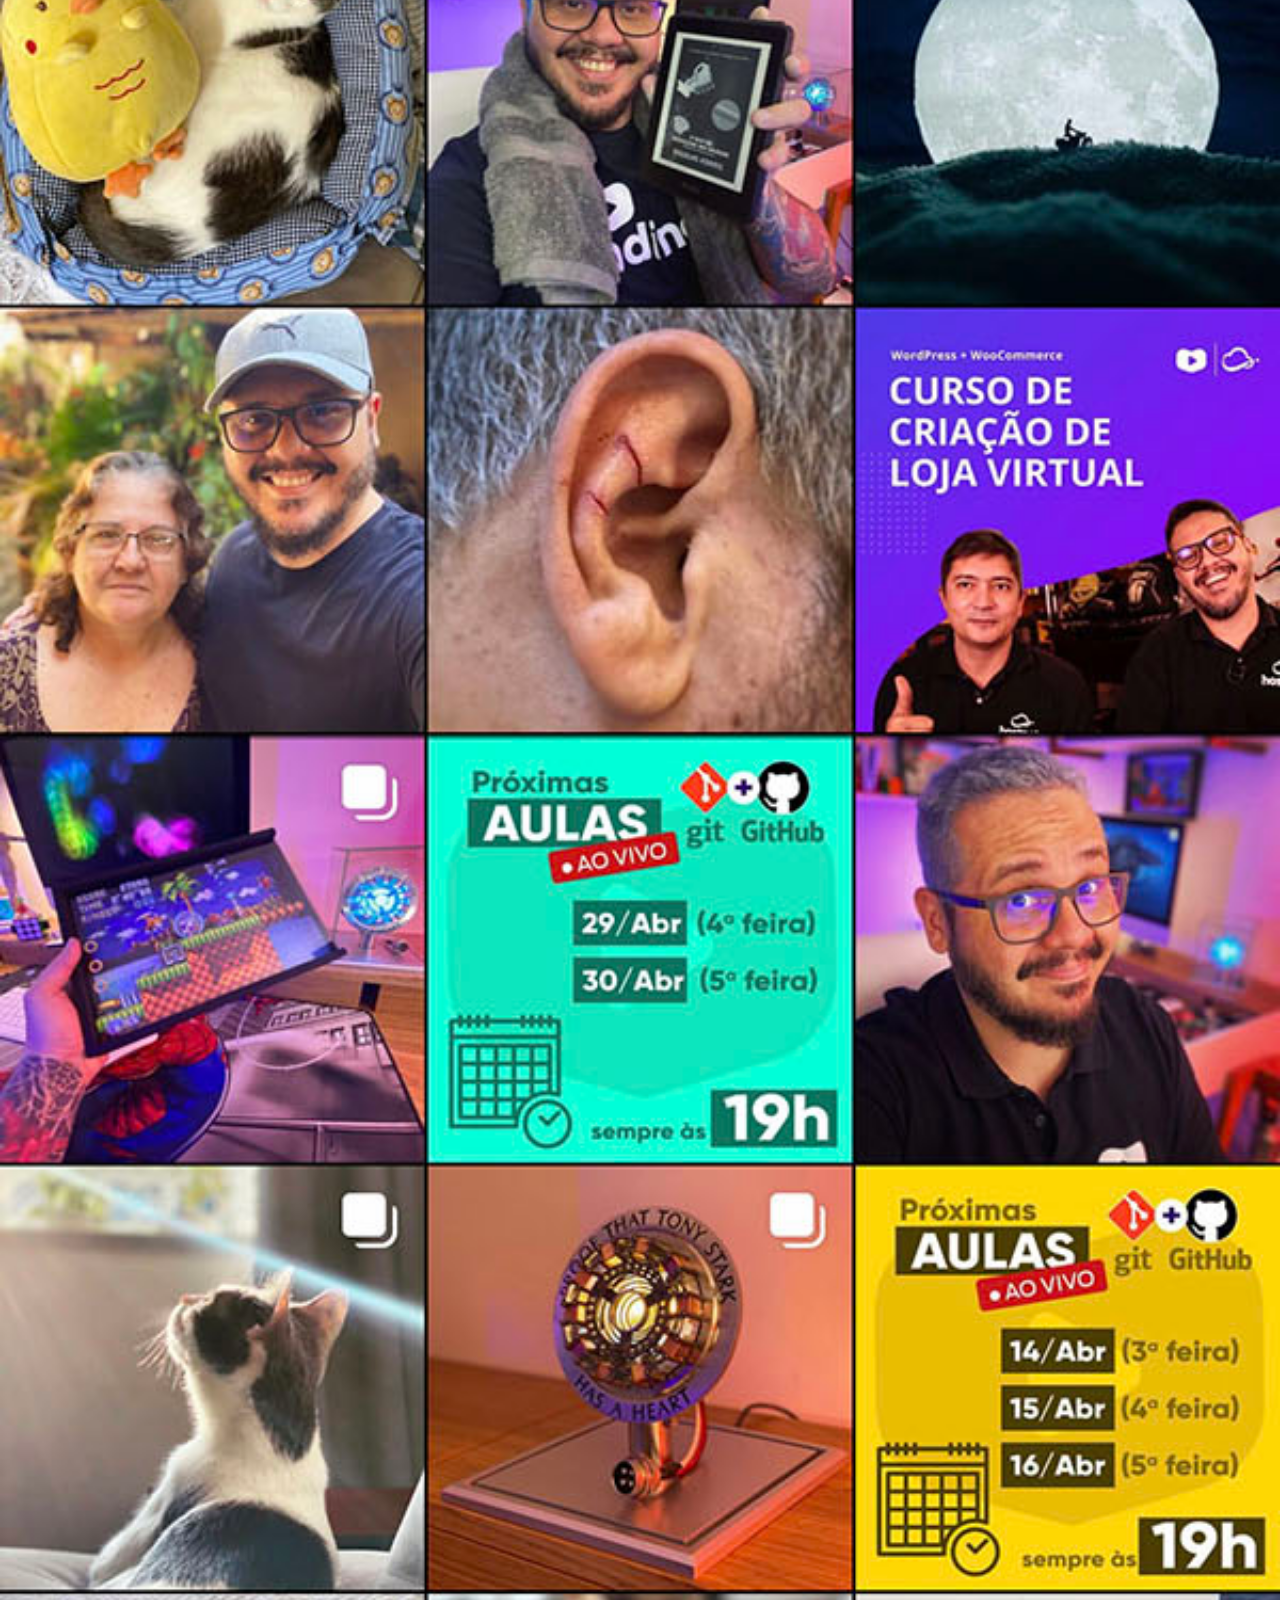
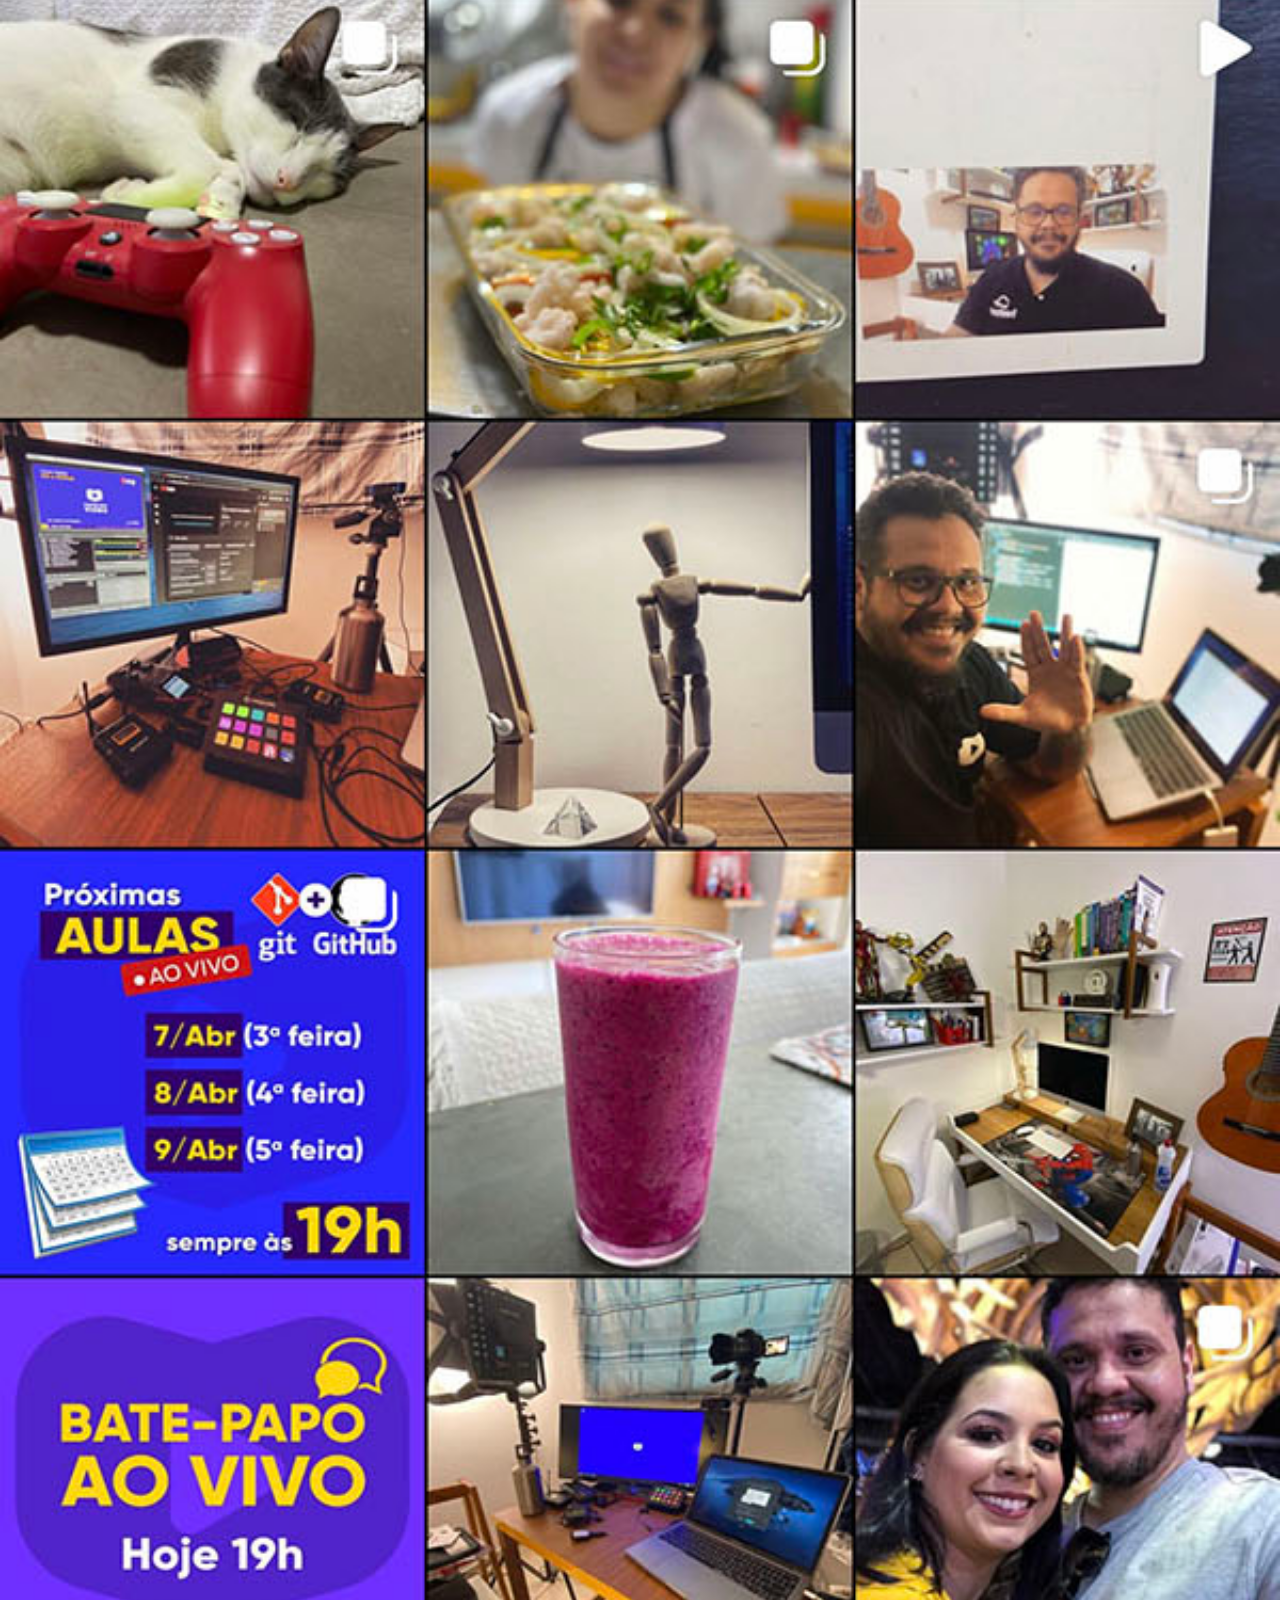
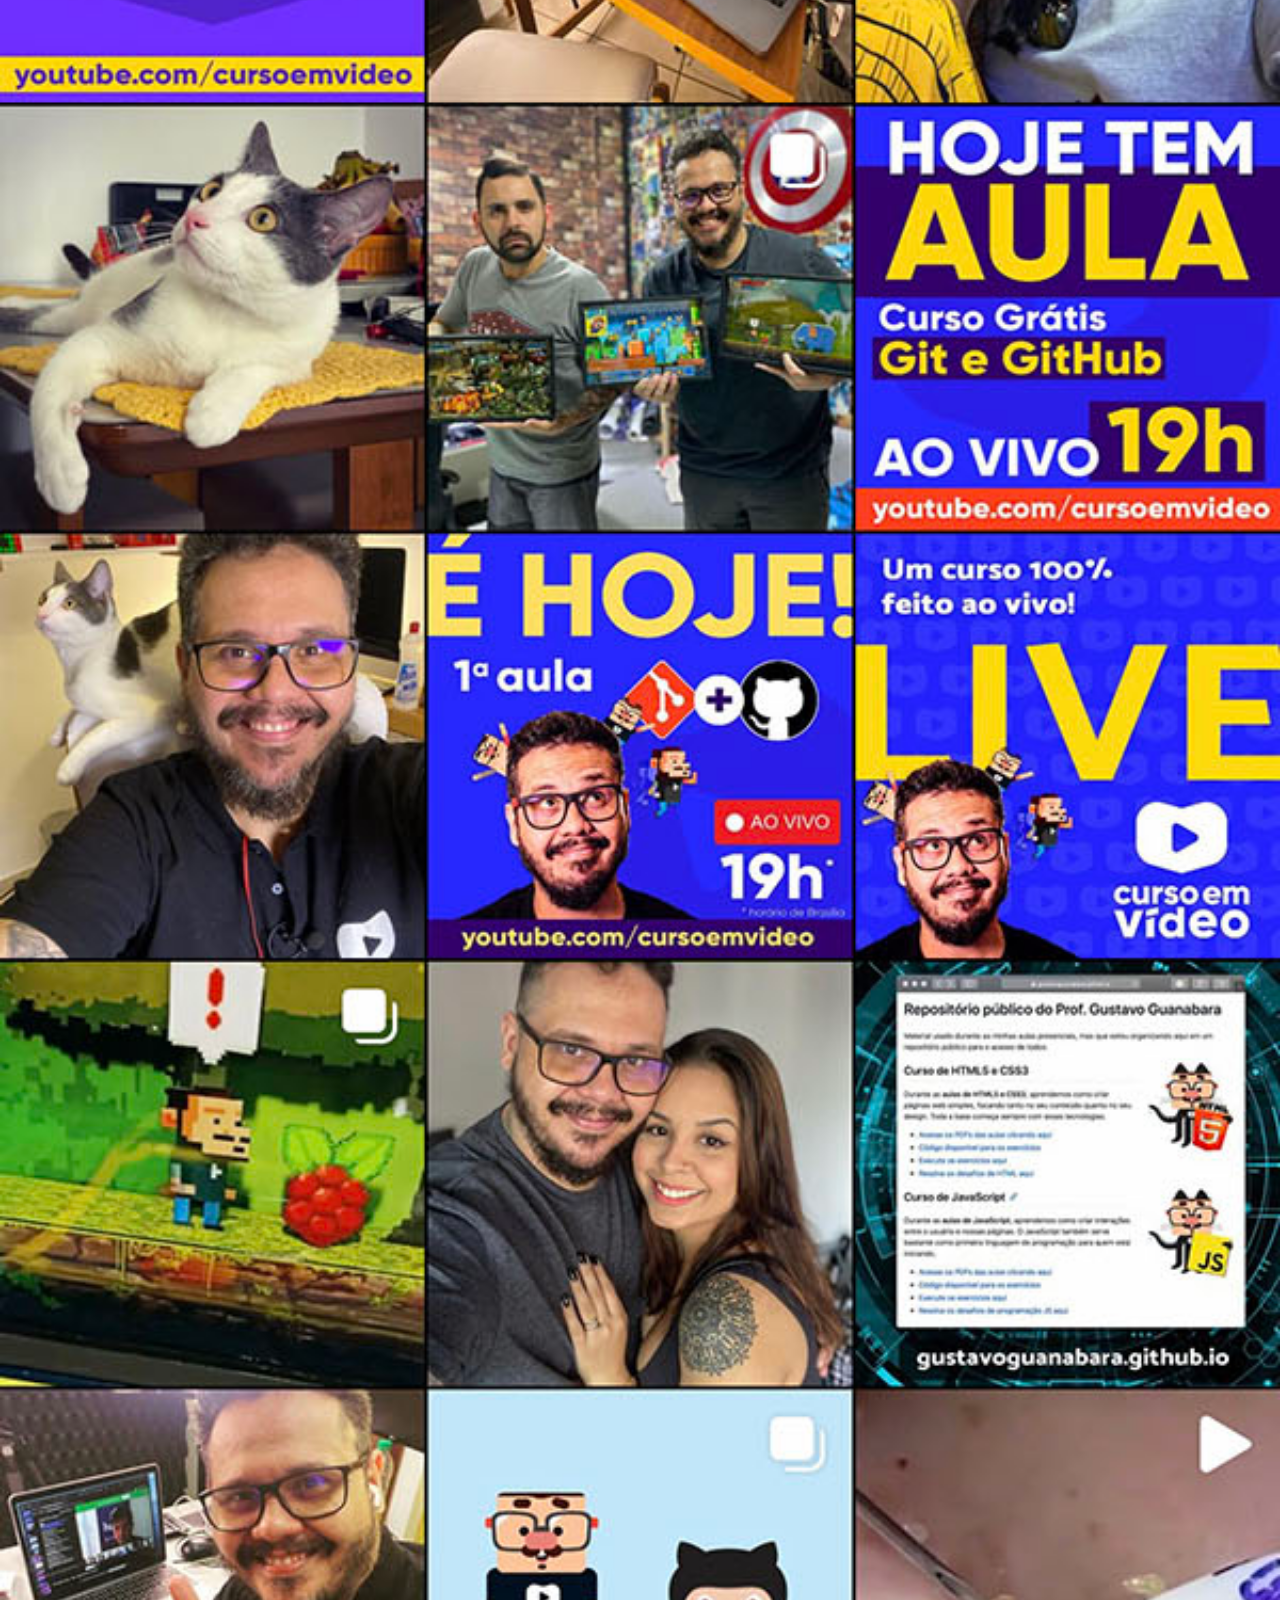
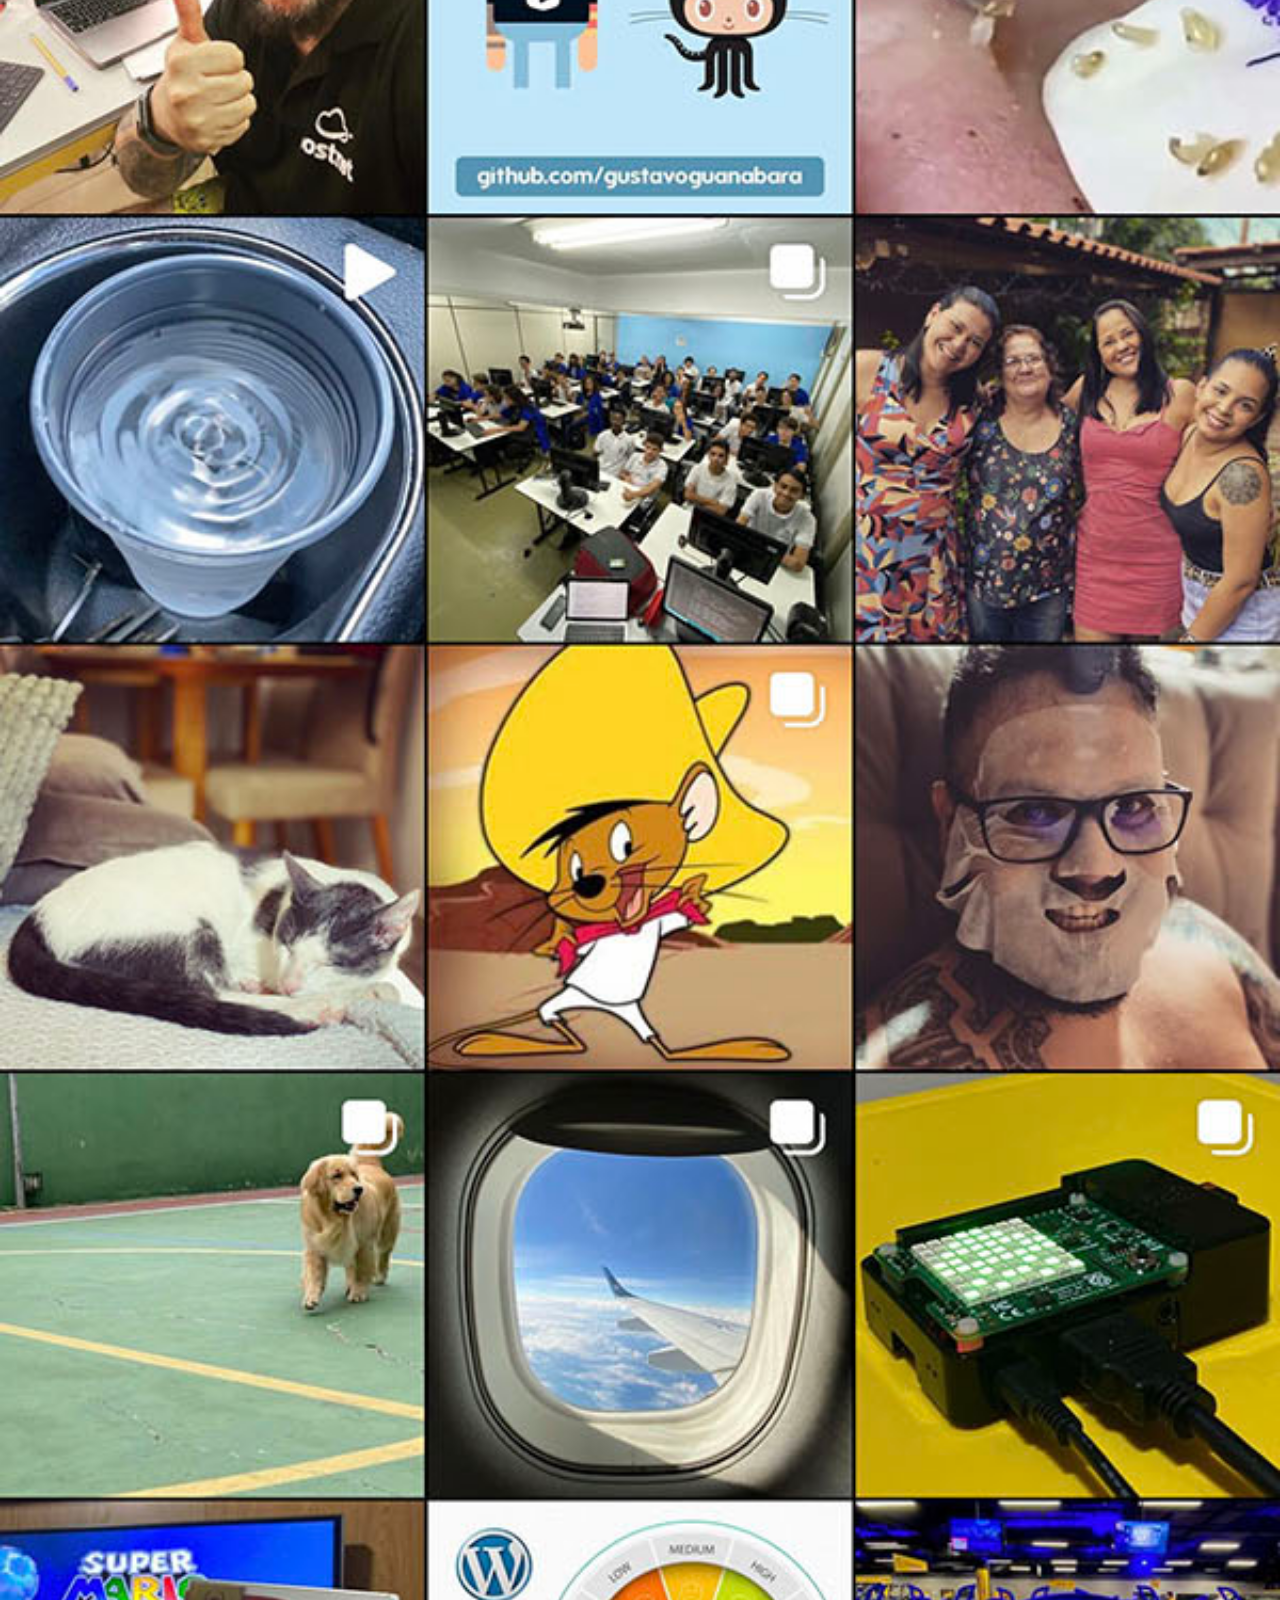
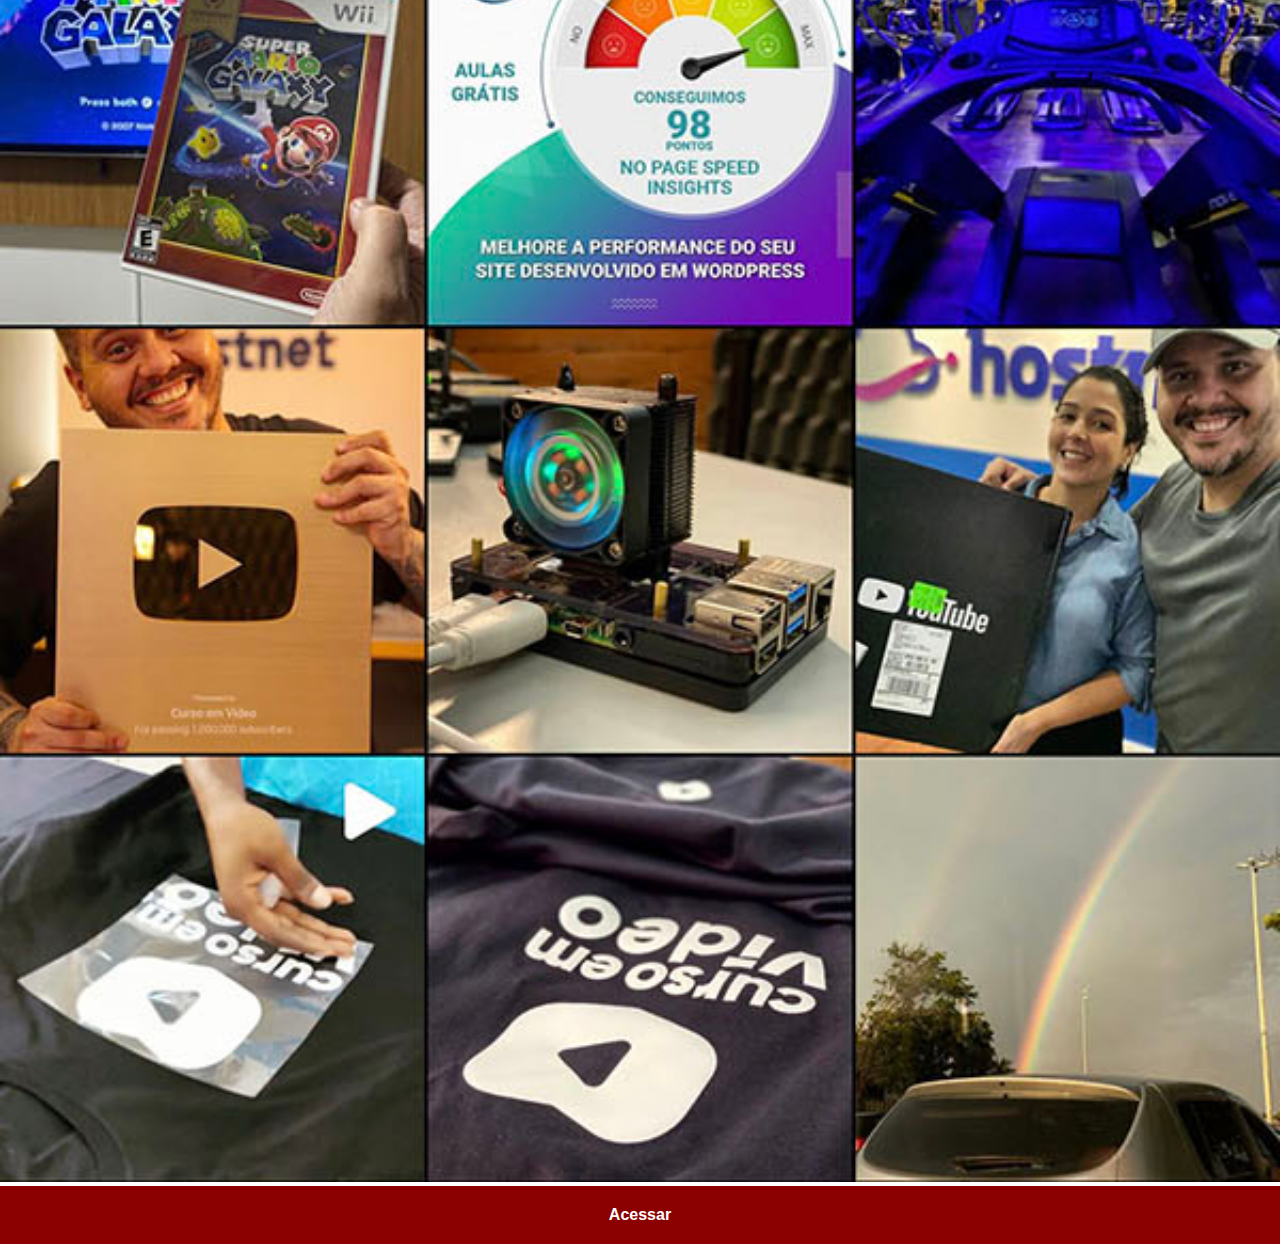
<file: instragram.html>
<!DOCTYPE html>
<html lang="pt-br">
<head>
    <meta charset="UTF-8">
    <meta http-equiv="X-UA-Compatible" content="IE=edge">
    <meta name="viewport" content="width=device-width, initial-scale=1.0">
    <title>intagram</title>
    <style>
       *{
    margin: 0px;
    padding: 0px;
    font-family: Arial, Helvetica, sans-serif;
}
::-webkit-scrollbar{
    width: 0px;
    height: 0px;
}
img{
width: 100vw;
}
a{
display: block;
background-color: darkred;
color: white;
padding: 20px;
text-align: center;
font-weight: bolder;
text-decoration: none;
}
a:hover{
    background-color: red;
}
    </style>
   
</head>
<body>
    <img src="imagens/tela-instagram.jpg" alt="instagram">
    <a href="https://www.instagram.com/gustavoguanabara/" target="_blank">Acessar</a>
</body>
</html>
</file>
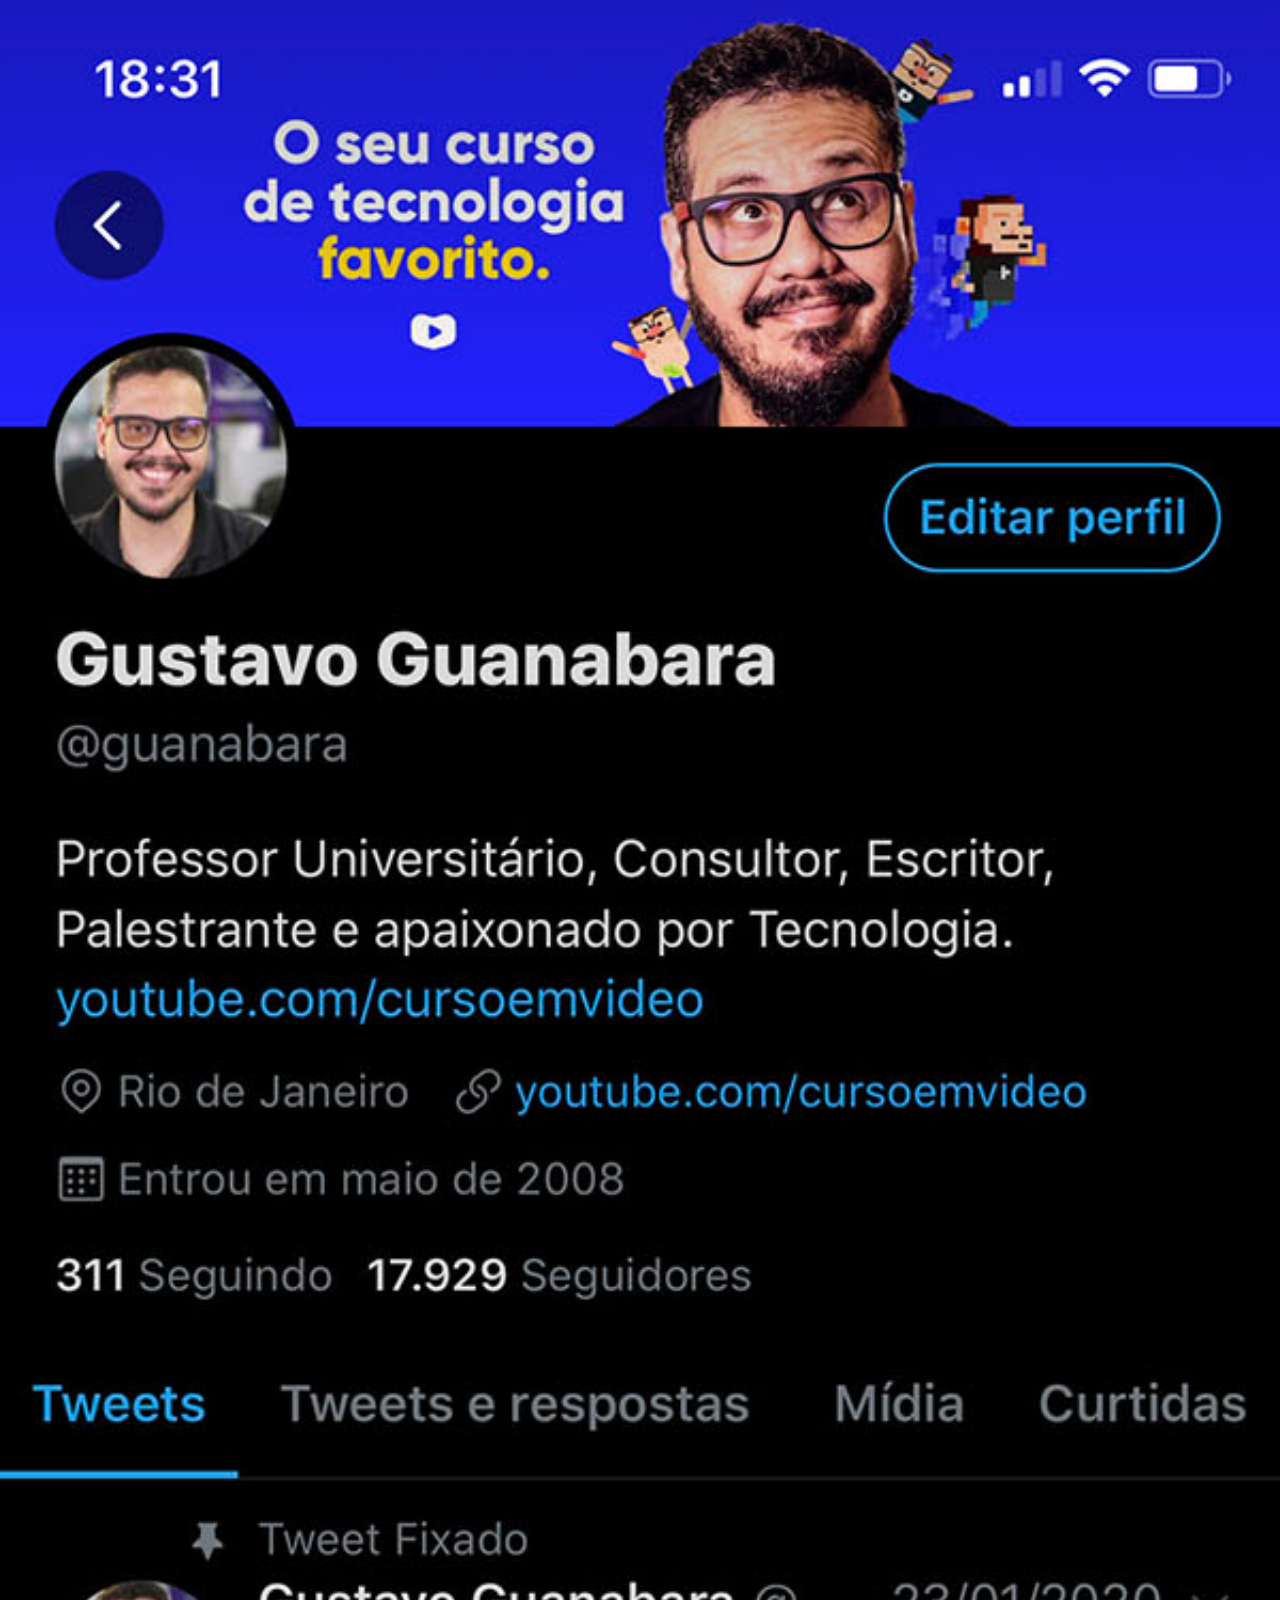
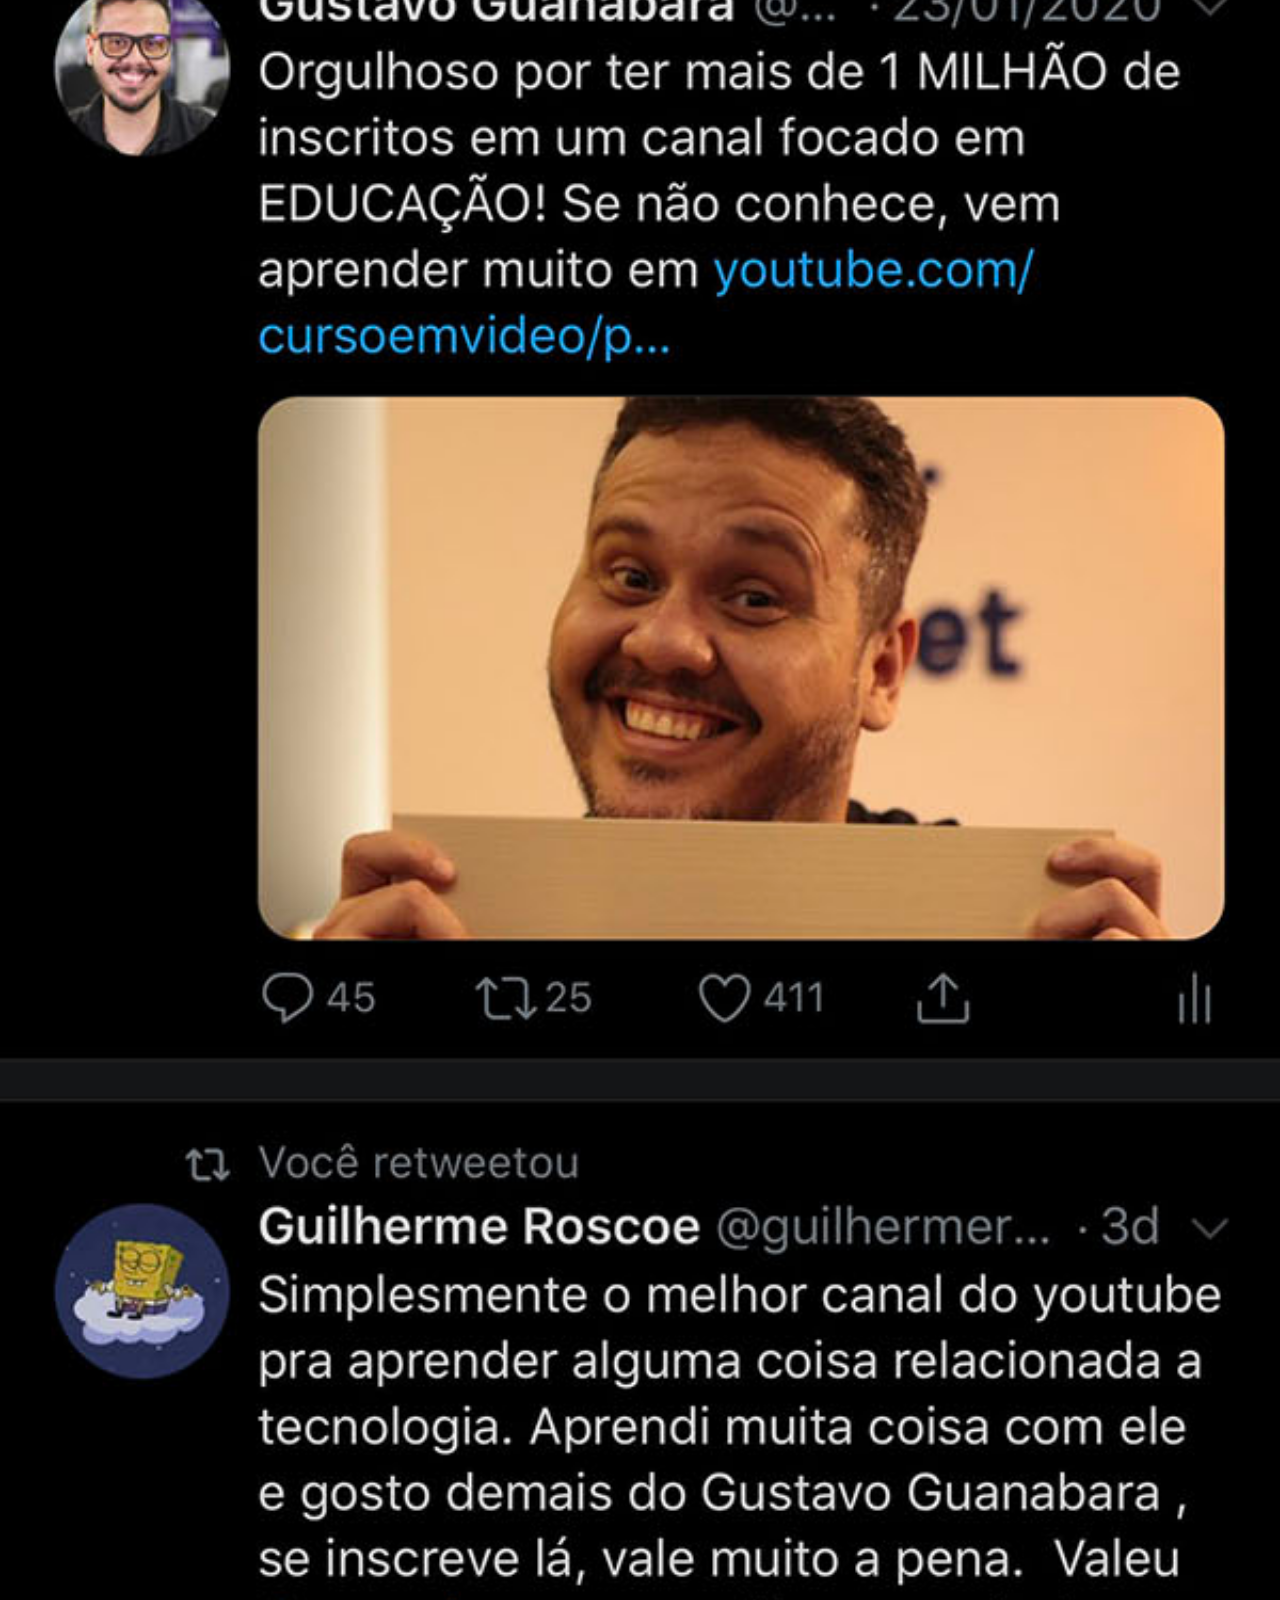
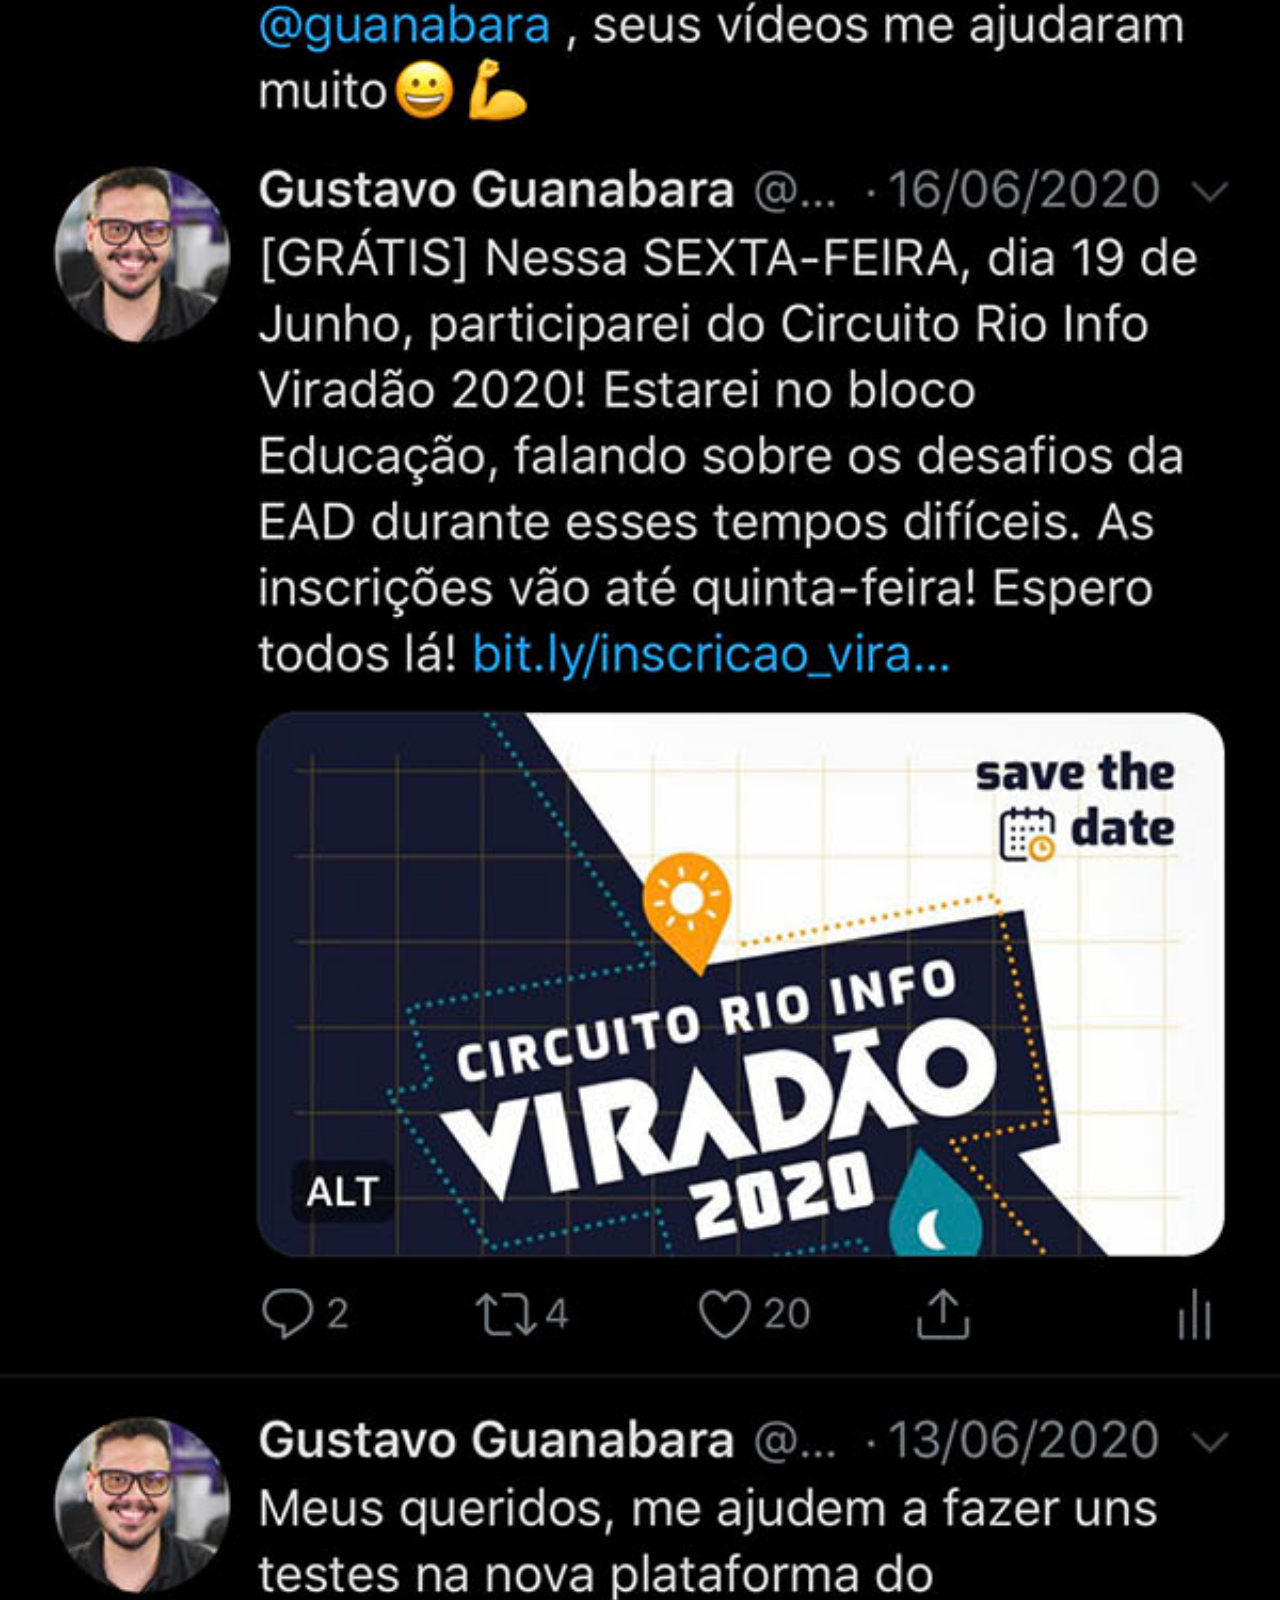
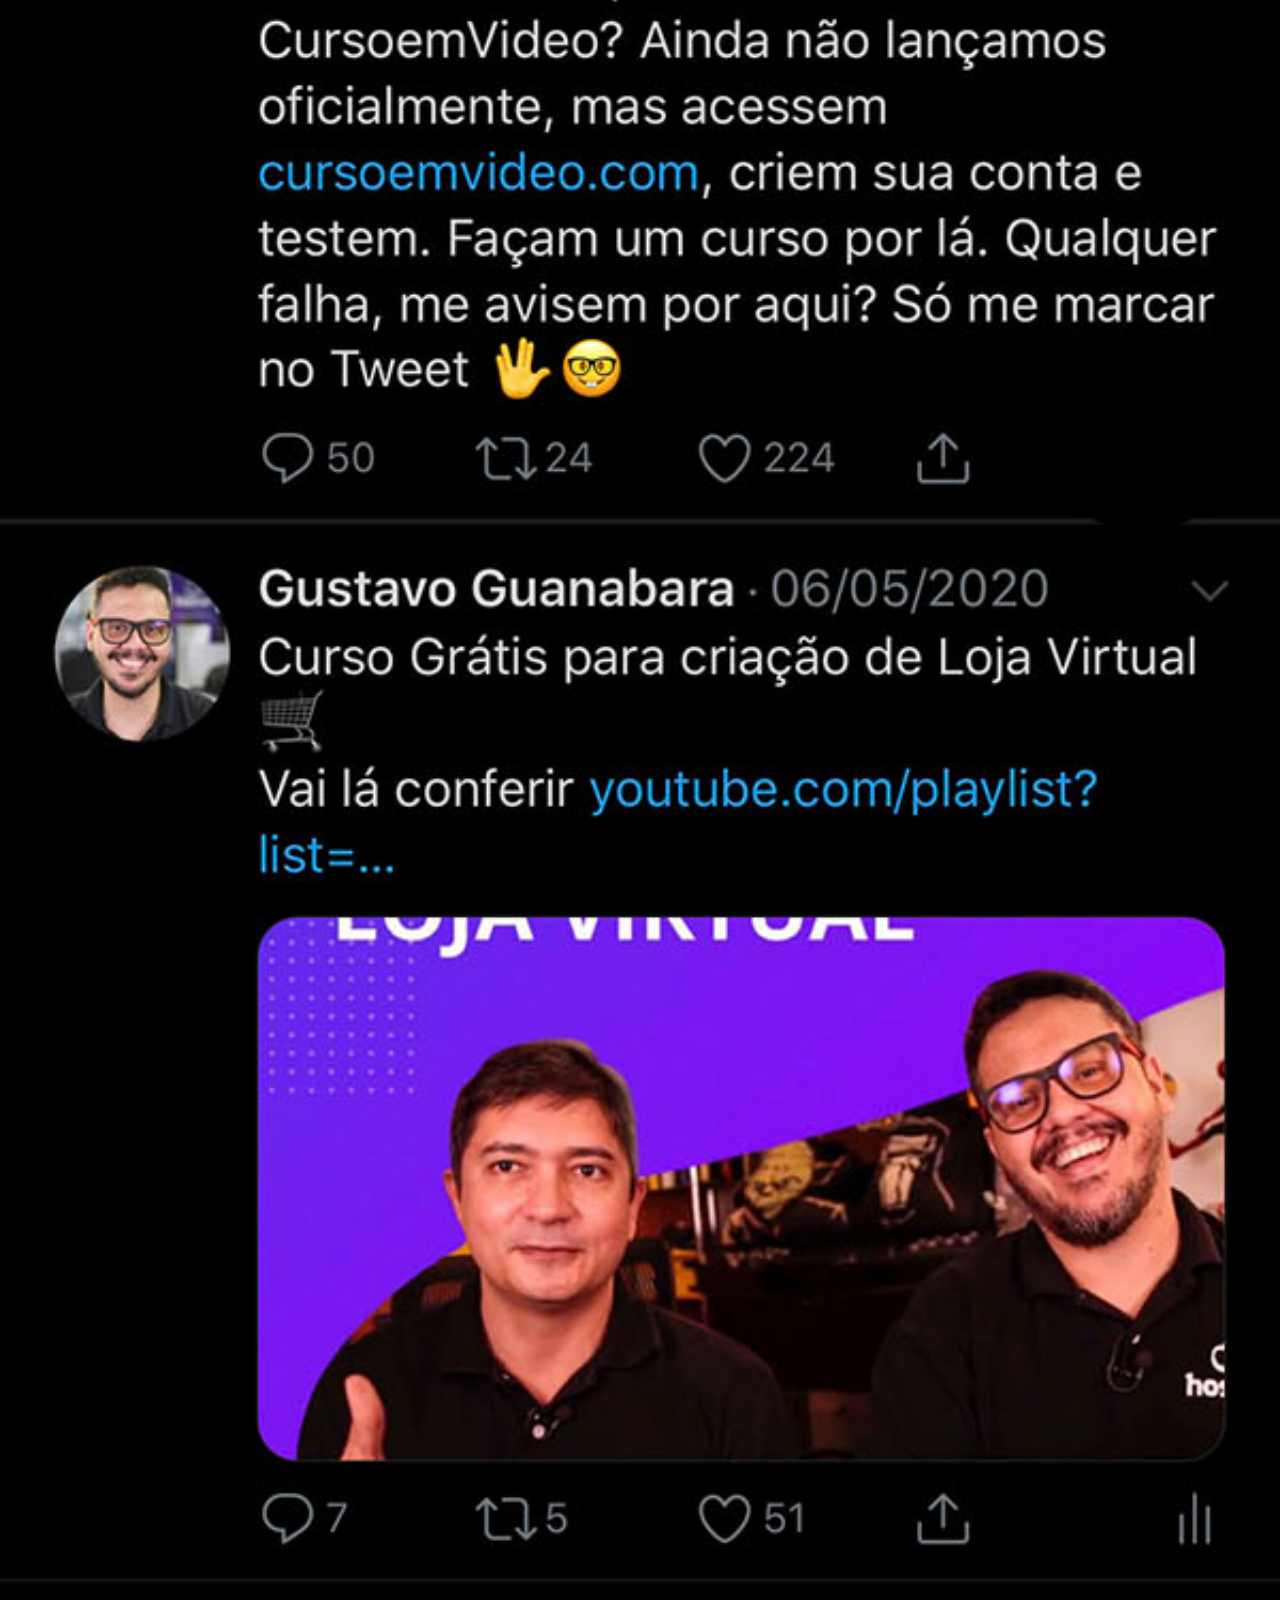
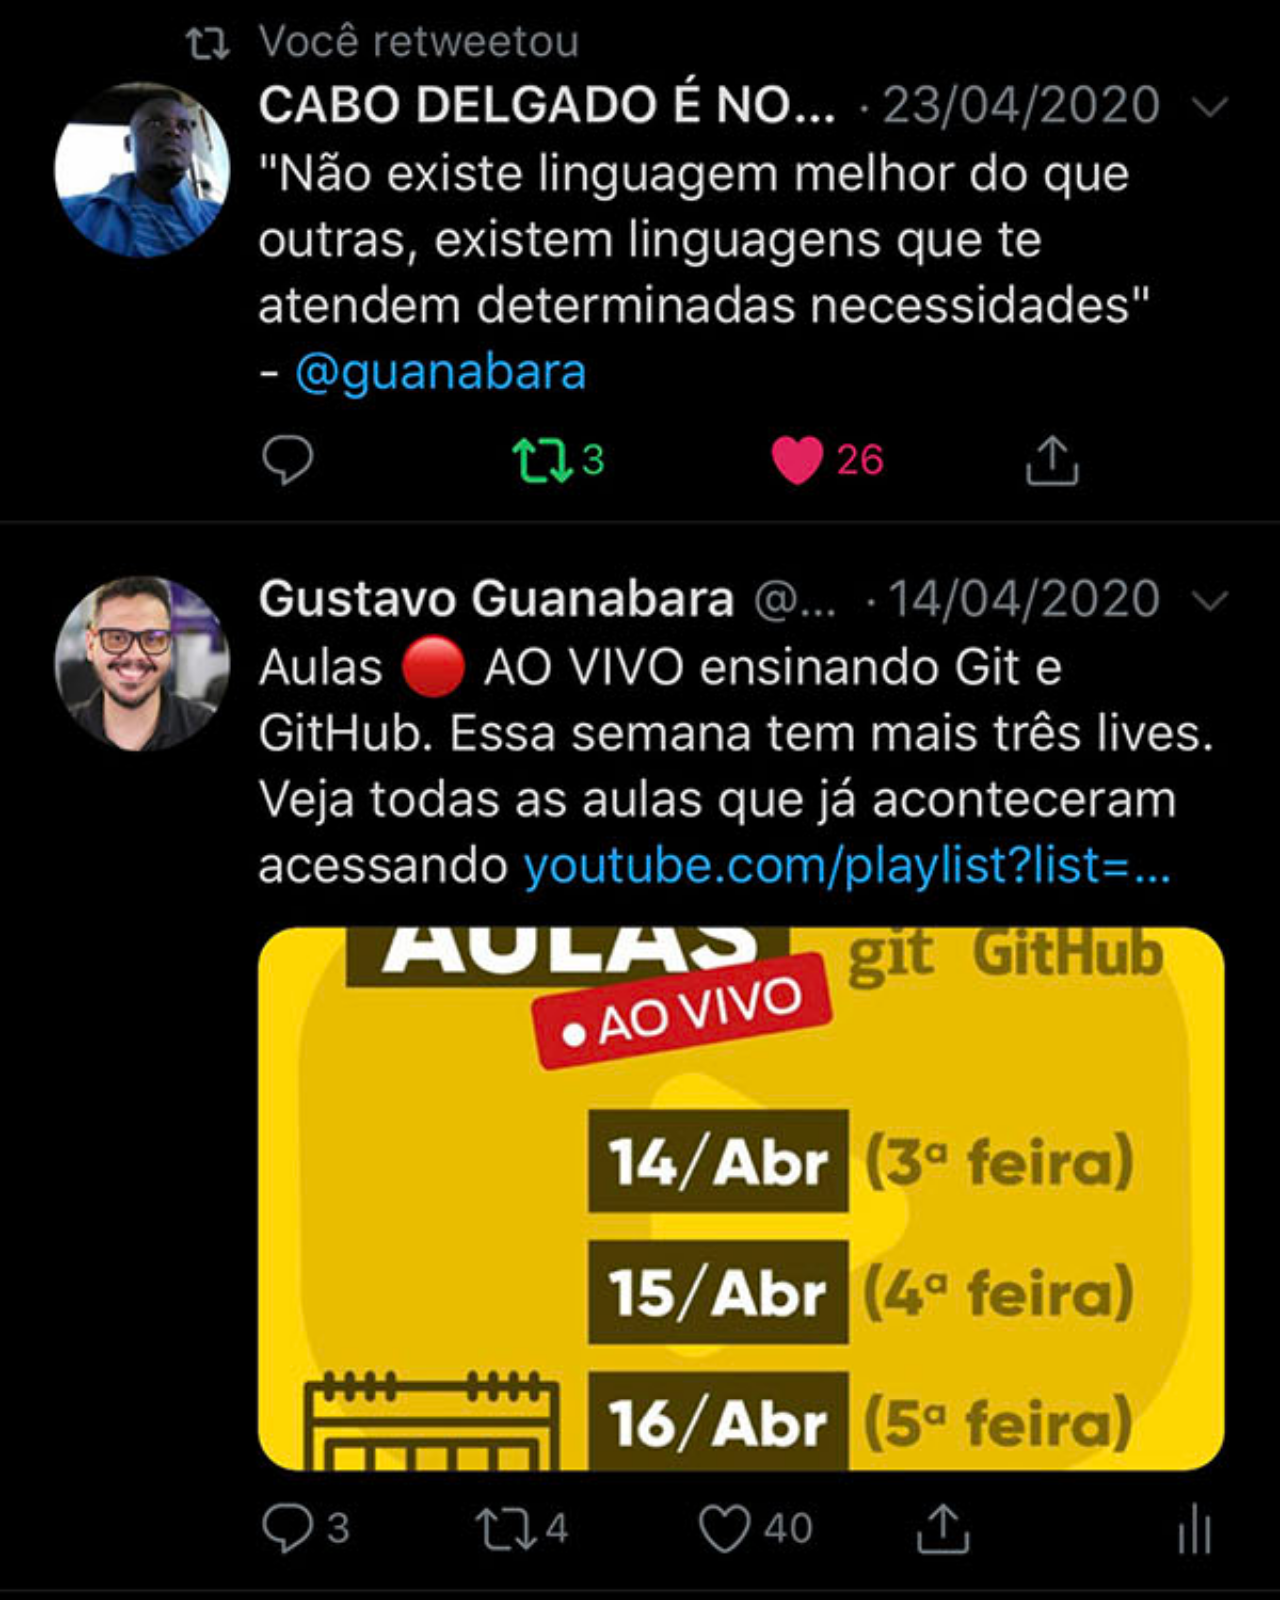
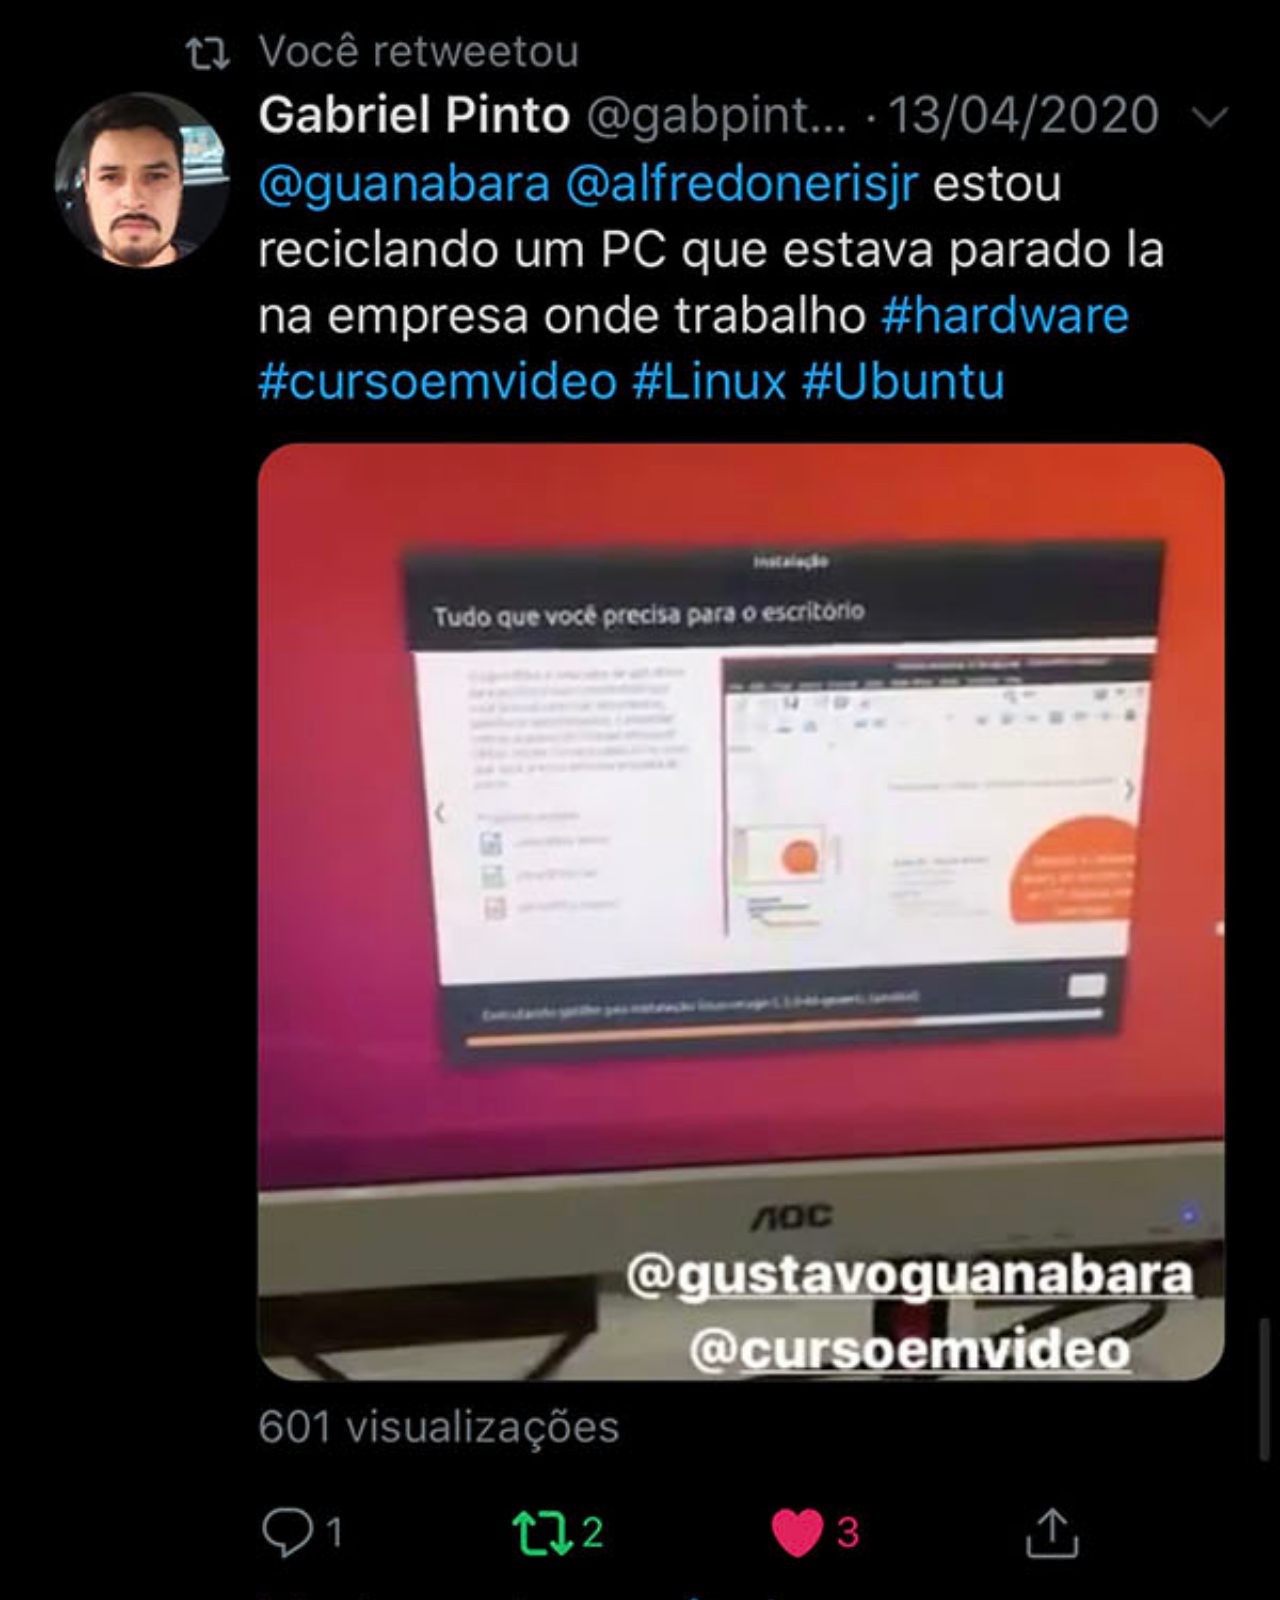
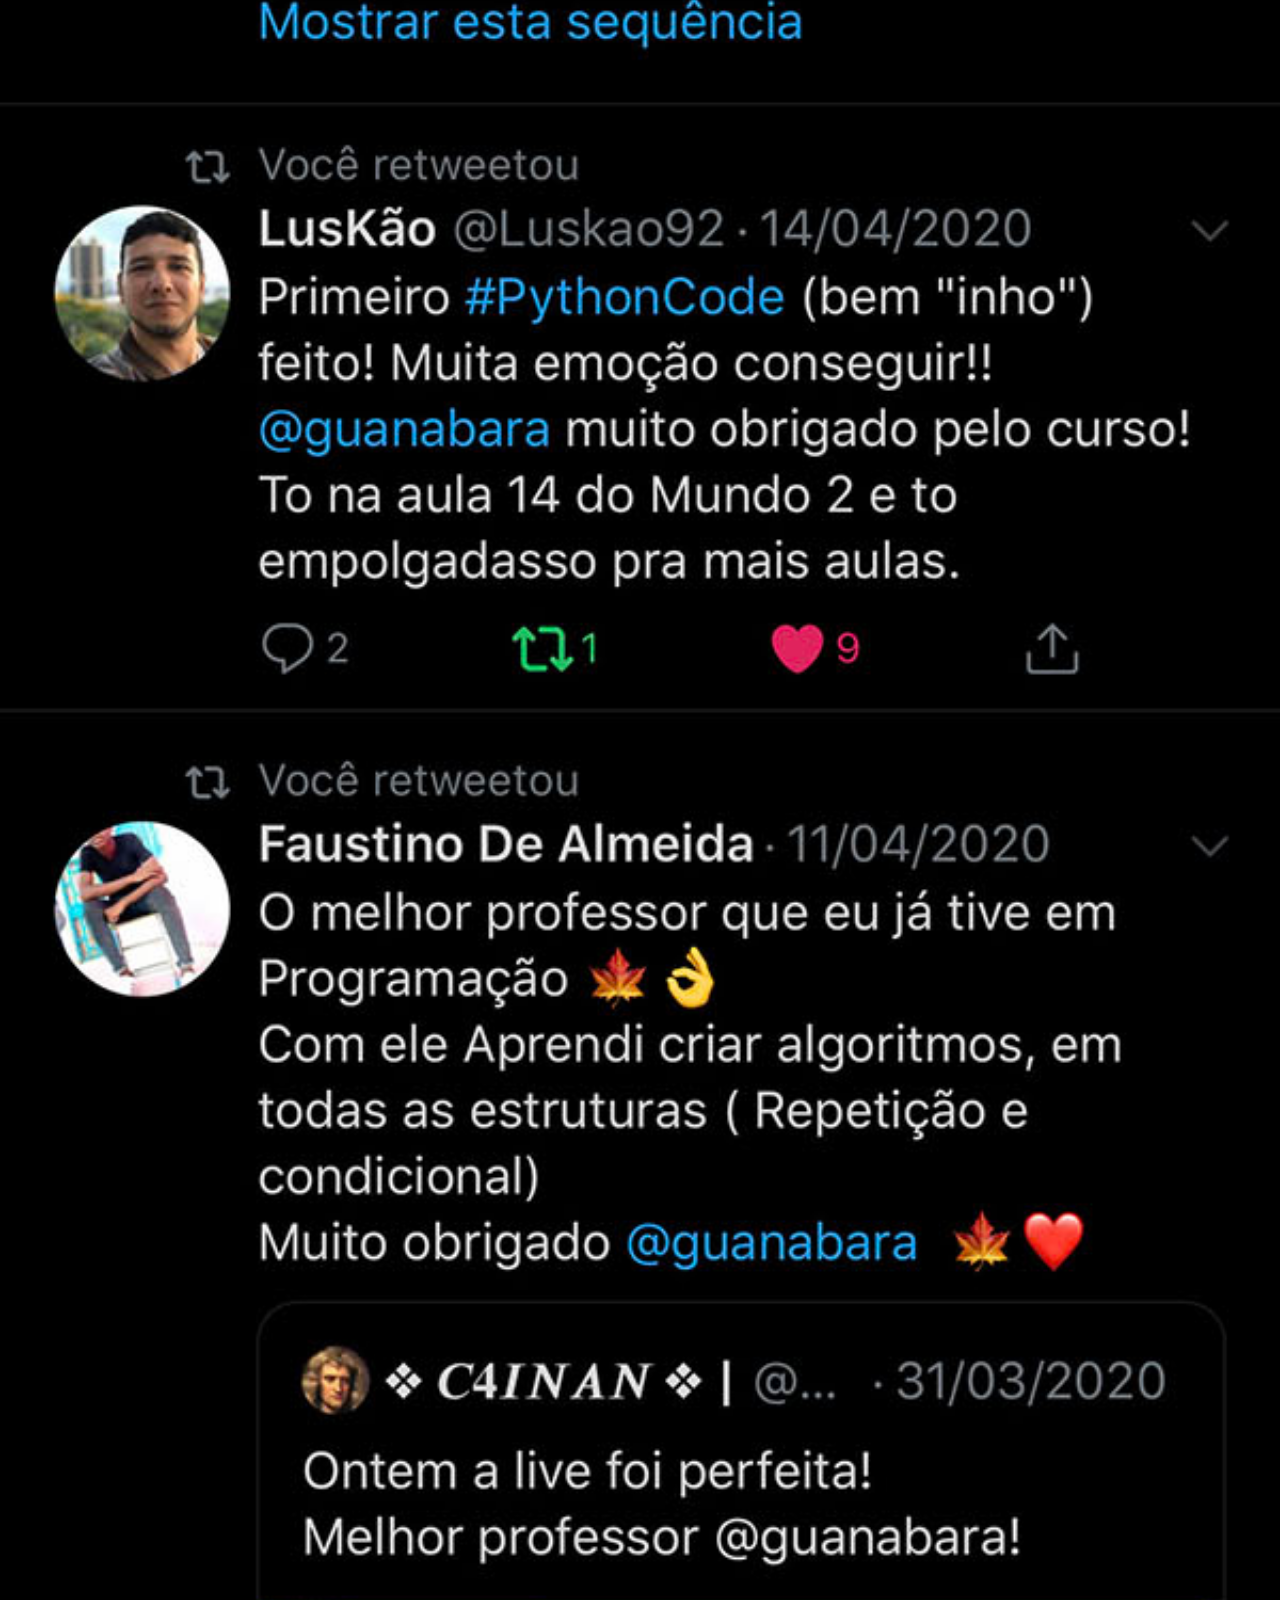
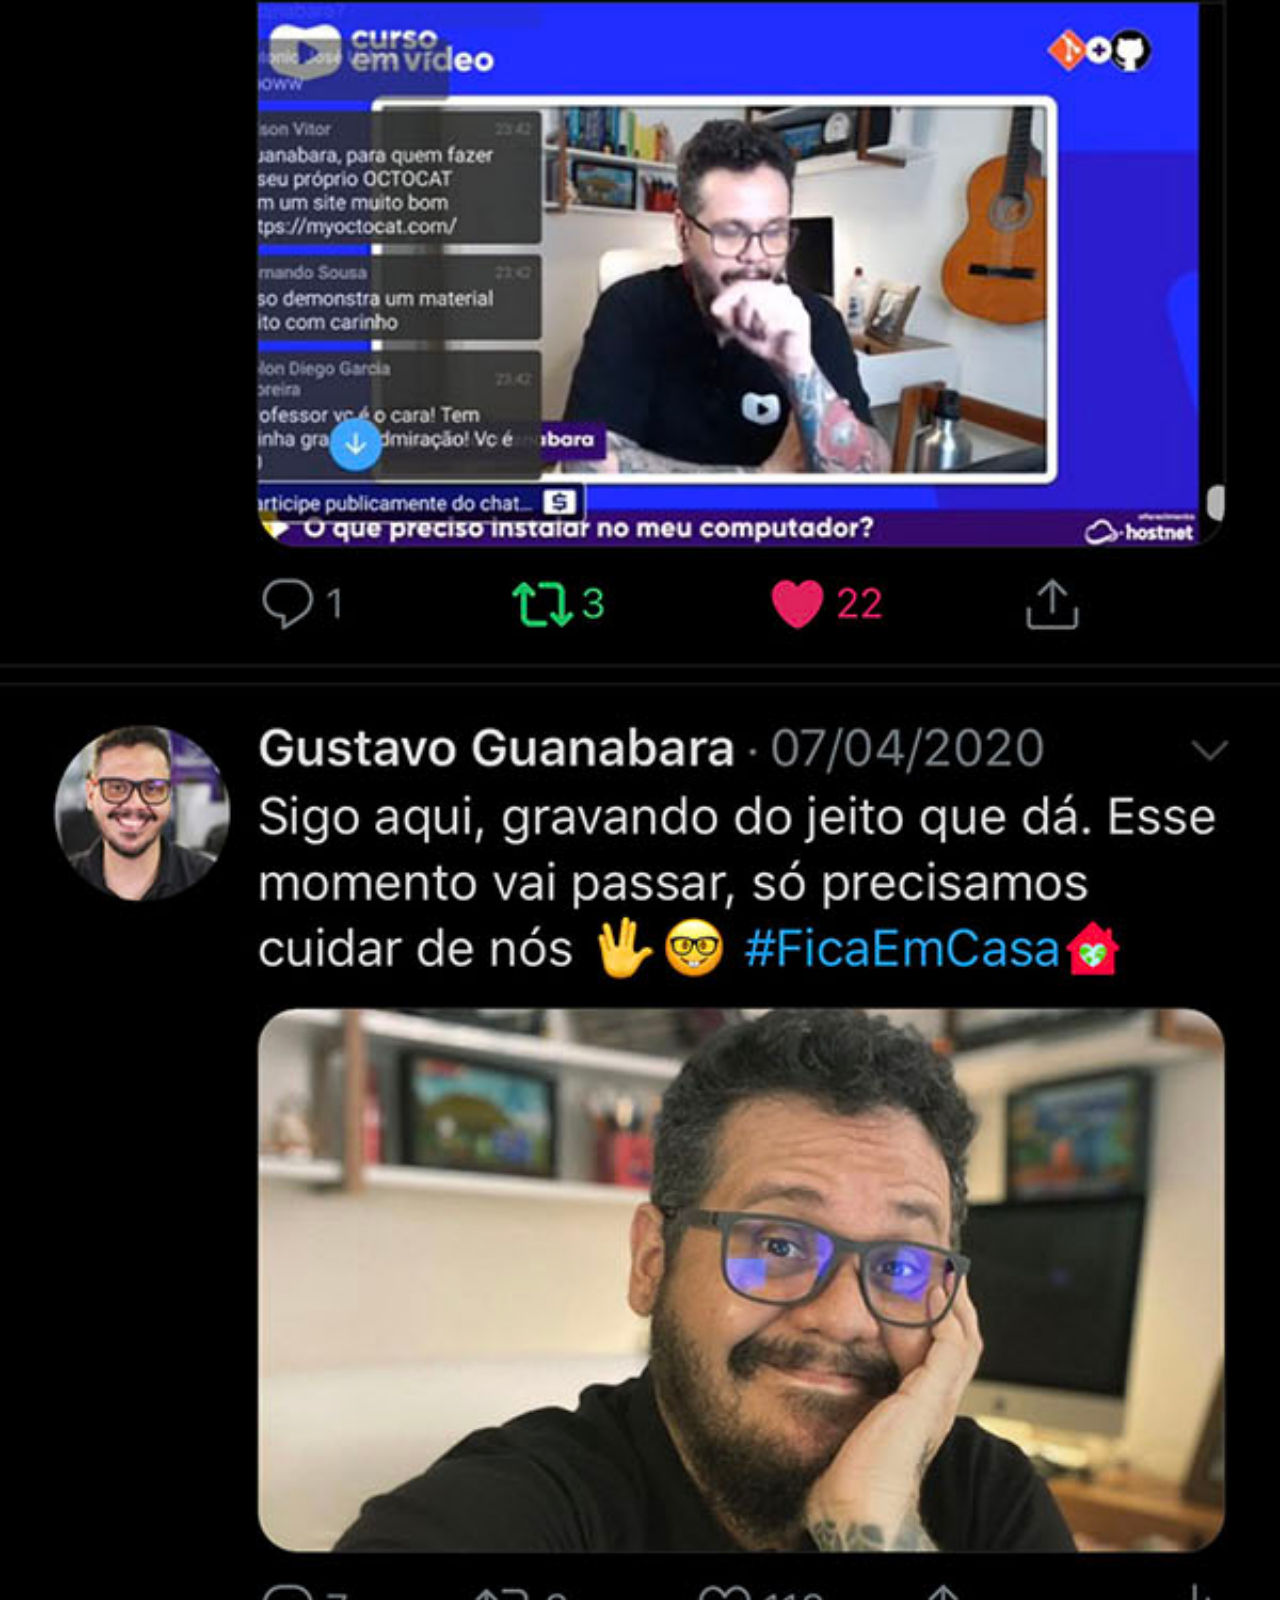
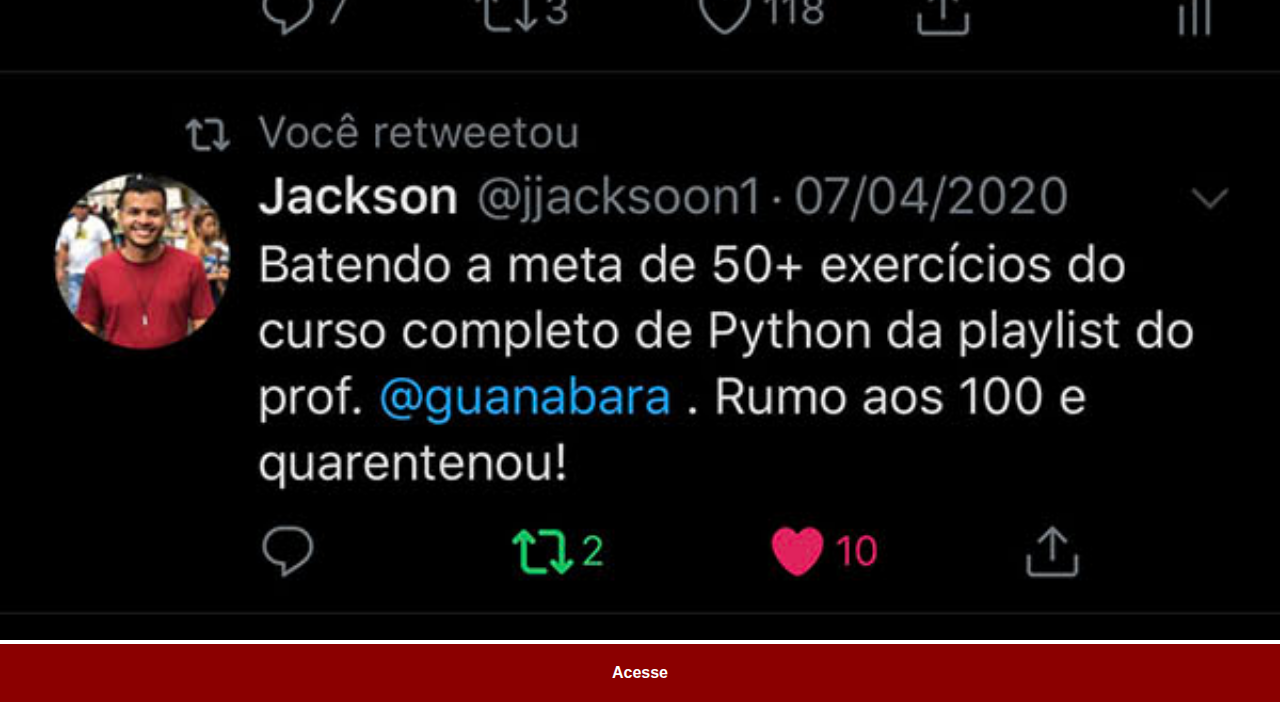
<file: twitter.html>
<!DOCTYPE html>
<html lang="en">
<head>
    <meta charset="UTF-8">
    <meta http-equiv="X-UA-Compatible" content="IE=edge">
    <meta name="viewport" content="width=device-width, initial-scale=1.0">
    <title>twitter</title>
    <style>
    *{
        margin: 0px;
        padding: 0px;
        font-family: Arial, Helvetica, sans-serif;
    }
    ::-webkit-scrollbar{
        width: 0px;
        height: 0px;
    }
    img{
    width: 100vw;
    }
    a{
    display: block;
    background-color: darkred;
    color: white;
    padding: 20px;
    text-align: center;
    font-weight: bolder;
    text-decoration: none;
    }
    a:hover{
        background-color: red;
    }
</style>
</head>
<body>
    <img src="imagens/tela-twitter.jpg" alt="twitter">
    <a href="https://twitter.com/guanabara">Acesse</a>
</body>
</html>
</file>
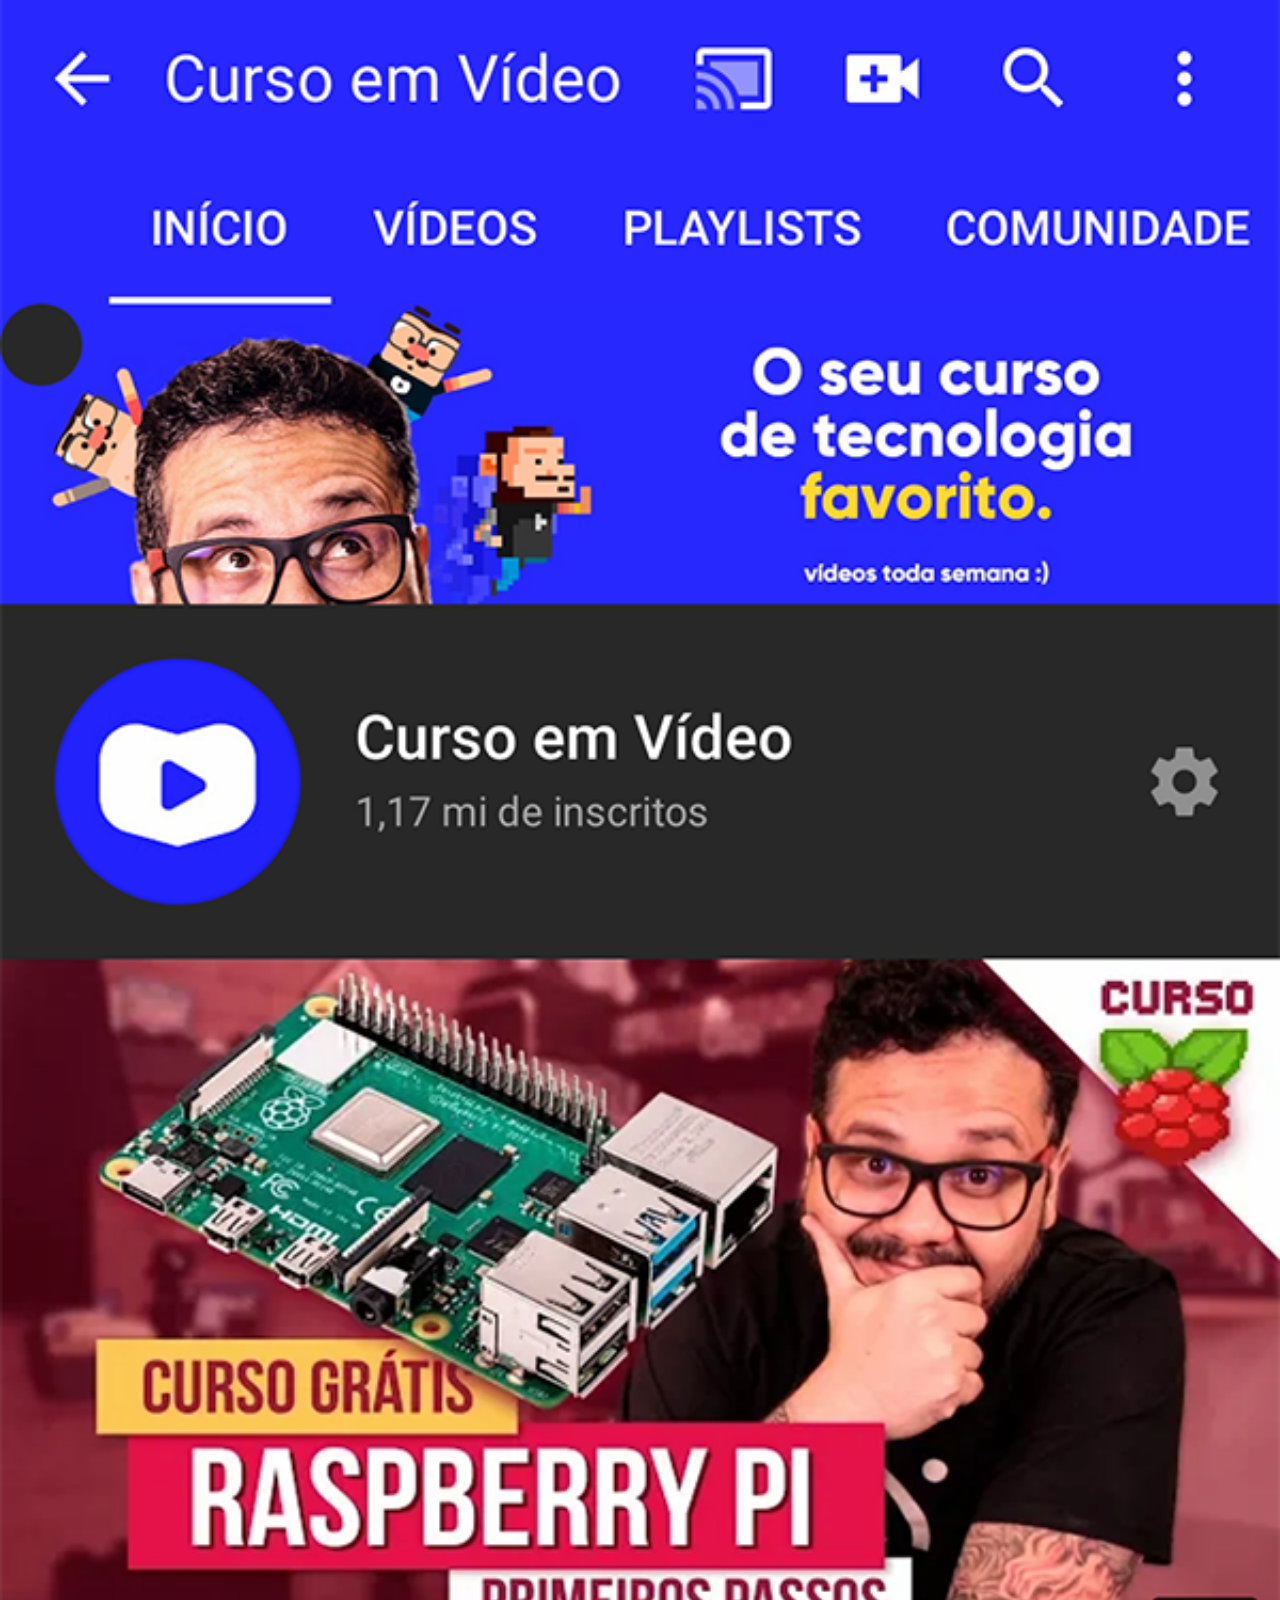
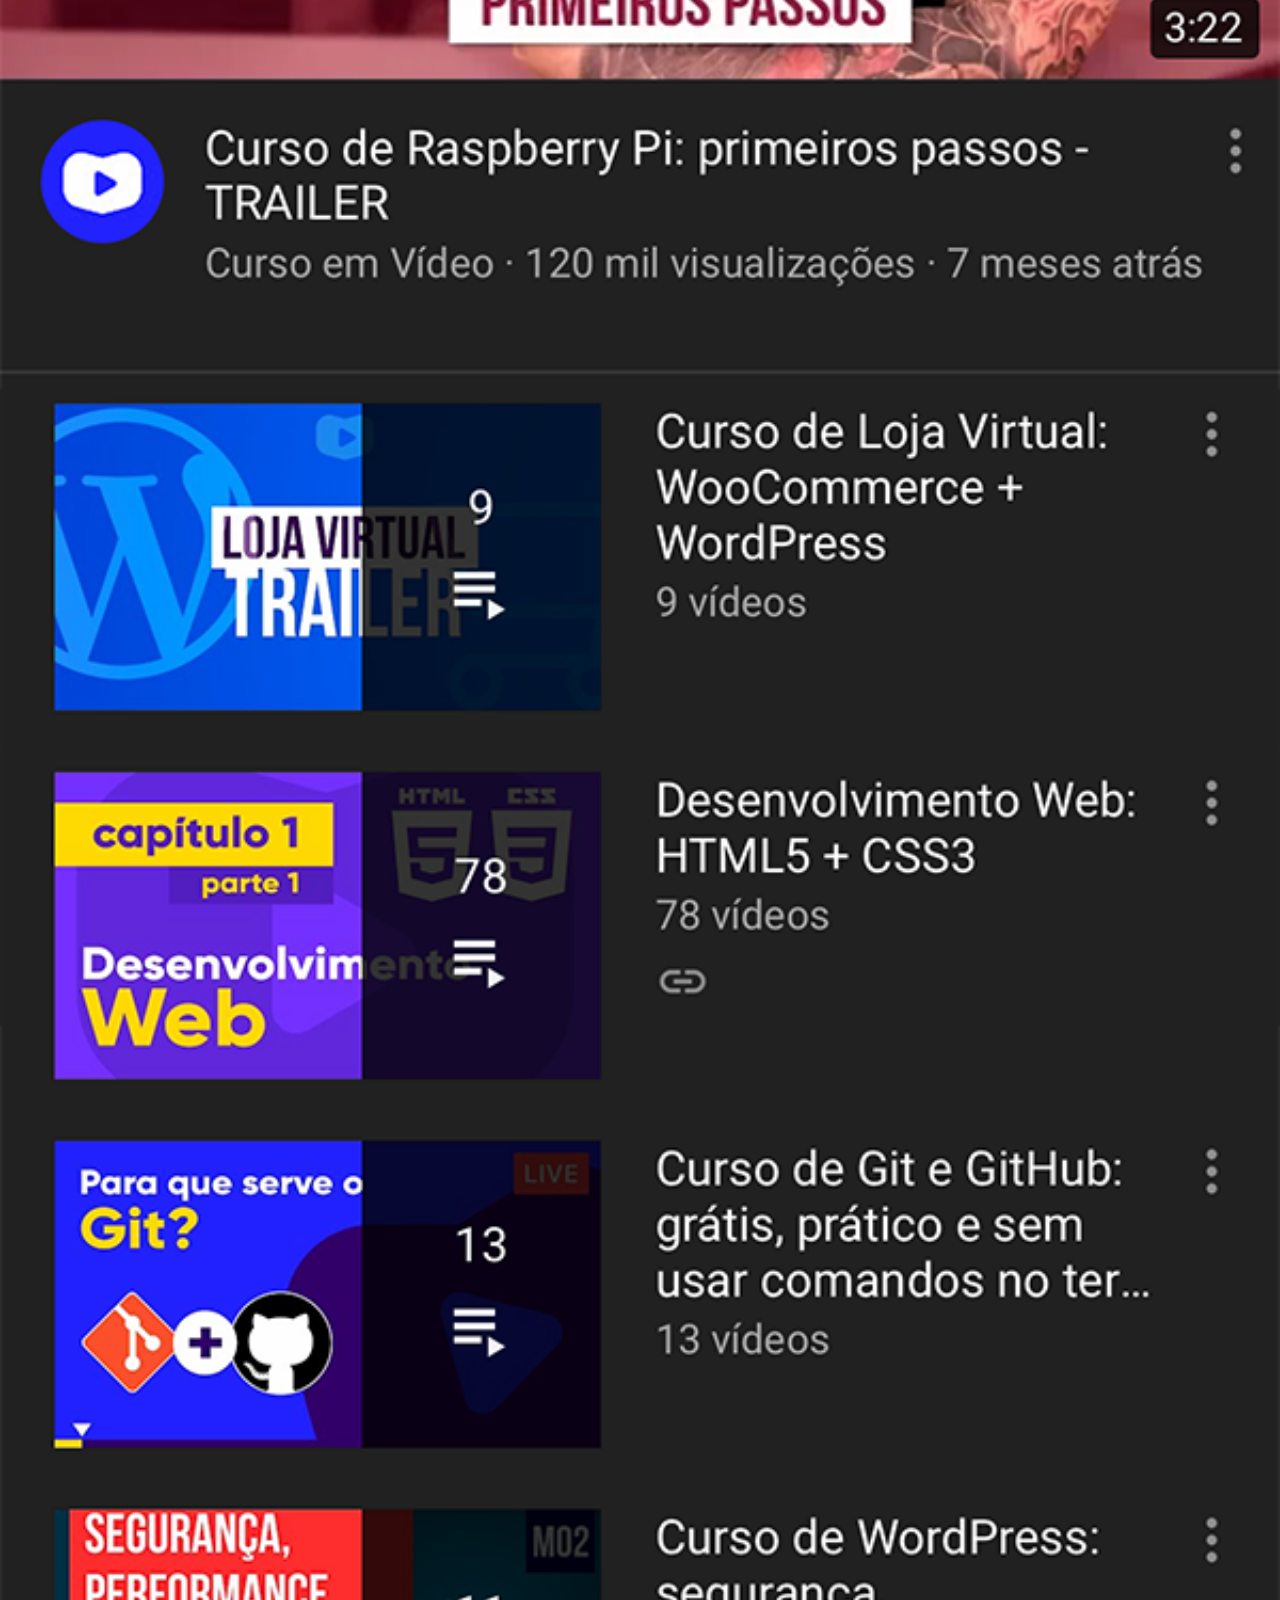
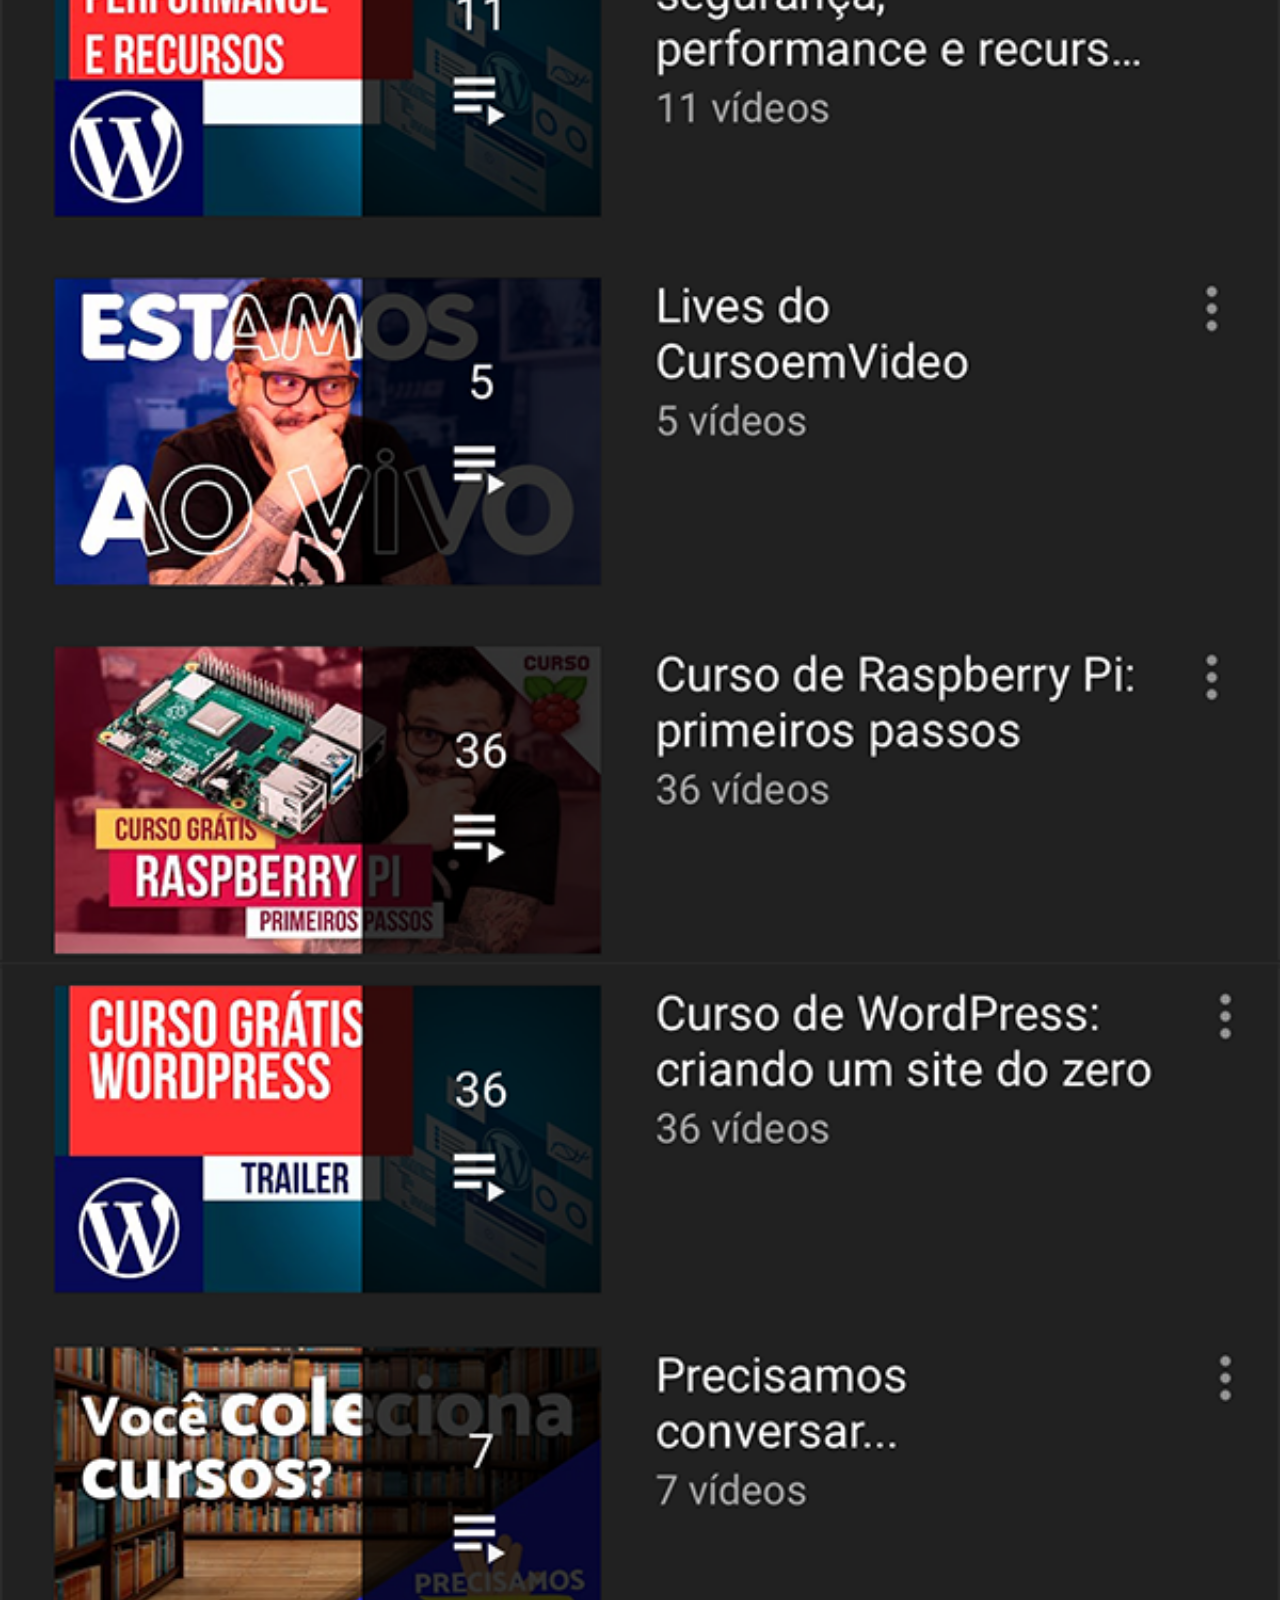
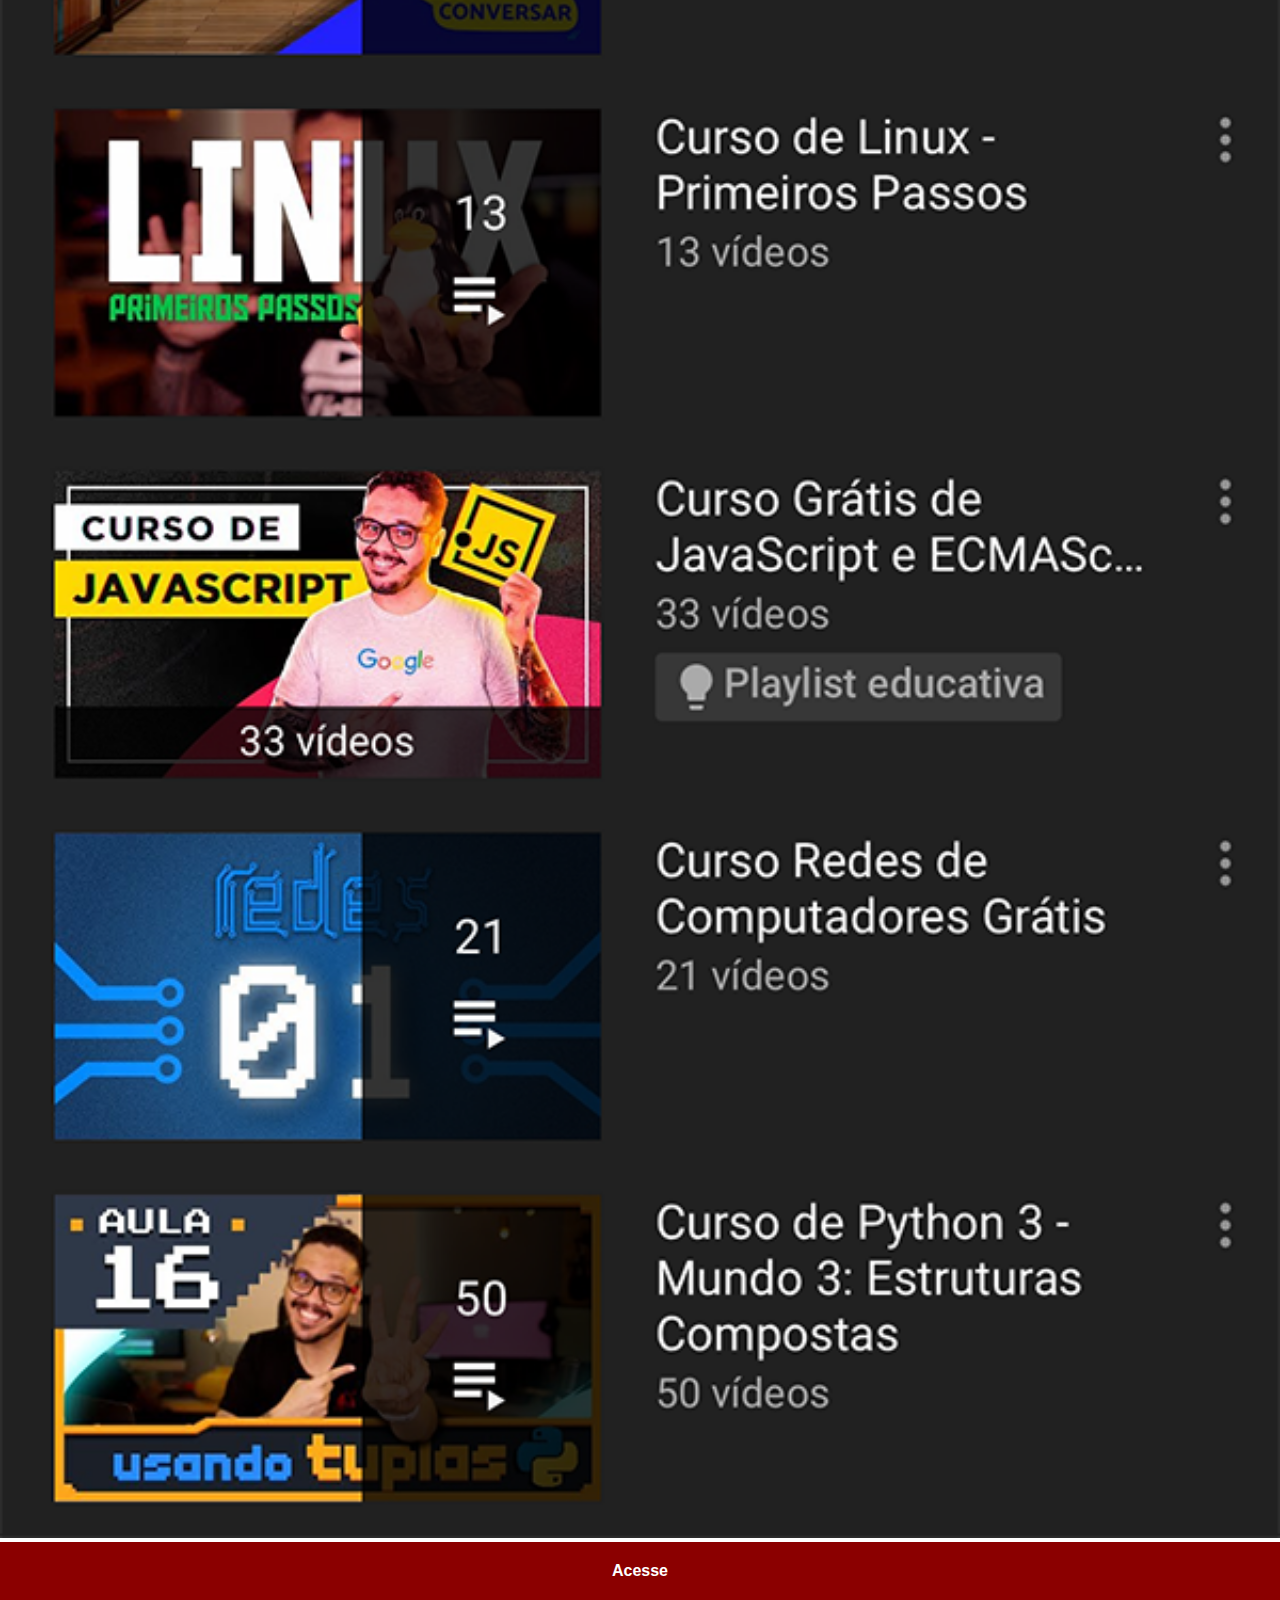
<file: youtube.html>
<!DOCTYPE html>
<html lang="pt-br">
<head>
    <meta charset="UTF-8">
    <meta http-equiv="X-UA-Compatible" content="IE=edge">
    <meta name="viewport" content="width=device-width, initial-scale=1.0">
    <title>youtube</title>
   <link rel="stylesheet" href="estilos/social.css">
</head>
<body>
    <img src="imagens/tela-youtube.png" alt="youtube">
    <a href="https://www.youtube.com/@CursoemVideo" target="_blank">Acesse</a>
</body>
</html>
</file>
<file: estilos/style.css>
@charset "utf-8";
*{
margin: 0px;
padding: 0px;
font-family: Arial, Helvetica, sans-serif;
}
body{
    height: 100vh;
    width: 100vw;
    background-color: black;
}
body{
    background: url('../imagens/fundo-madeira.jpg');
    background-repeat: no-repeat;
background-position: top center;
background-size: cover;
background-attachment: fixed;
}
main{
    height: 100vh;
    position: relative;
   
}
iframe#tela{
    position: relative;
    top: 80px;
    left:22px;
    width: 267px;
    height: 471px;
}
section#tel{
    position: absolute;

    top: 50%;
    left: 50%;
    transform: translate(-50%,-50%);
    height: 627px;
    width: 311px;
    
    background: url(../imagens/frame-iphone.png);
    background-repeat: no-repeat;
    
}
section#redes-s{
    text-align: right;
}
img:hover{
    border: 2px solid rgba(255, 255, 255, 0.622);
transform: translate(-3px,-3px);
box-shadow: 5px 5px 10px rgba(0, 0, 0, 0.624);
transition: transform .3s;
}
::-webkit-scrollbar{
    width: 0px;
    height: 0px;
}
img{
    width: 50px;
    margin: 10px;
    border-radius: 50%;
    box-shadow: 2px 2px 5px rgba(0, 0, 0, 0.400);
    box-sizing: border-box;
}
</file>
<file: estilos/social.css>
@charset "utf-8";
*{
    margin: 0px;
    padding: 0px;
    font-family: Arial, Helvetica, sans-serif;
}
::-webkit-scrollbar{
    width: 0px;
    height: 0px;
}
img{
width: 100vw;
}
a{
display: block;
background-color: darkred;
color: white;
padding: 20px;
text-align: center;
font-weight: bolder;
text-decoration: none;
}
a:hover{
    background-color: red;
}
</file>
